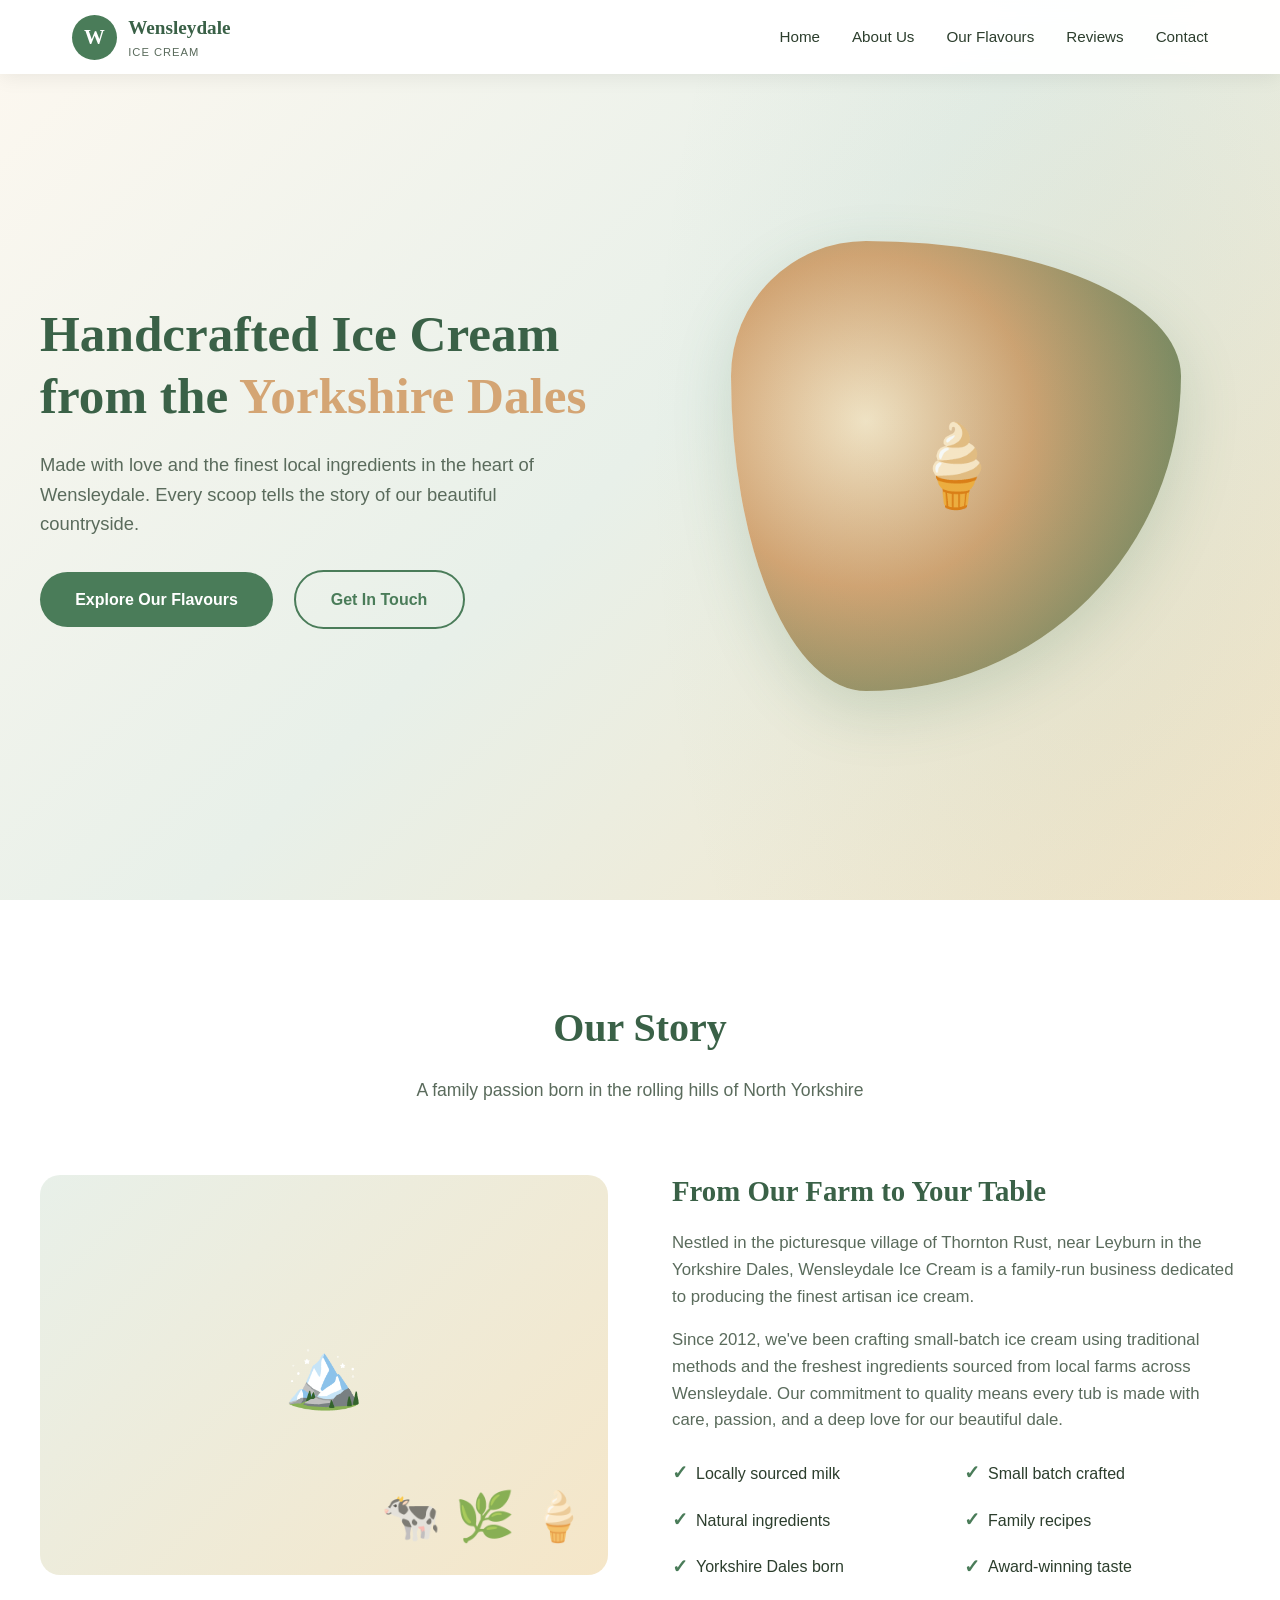
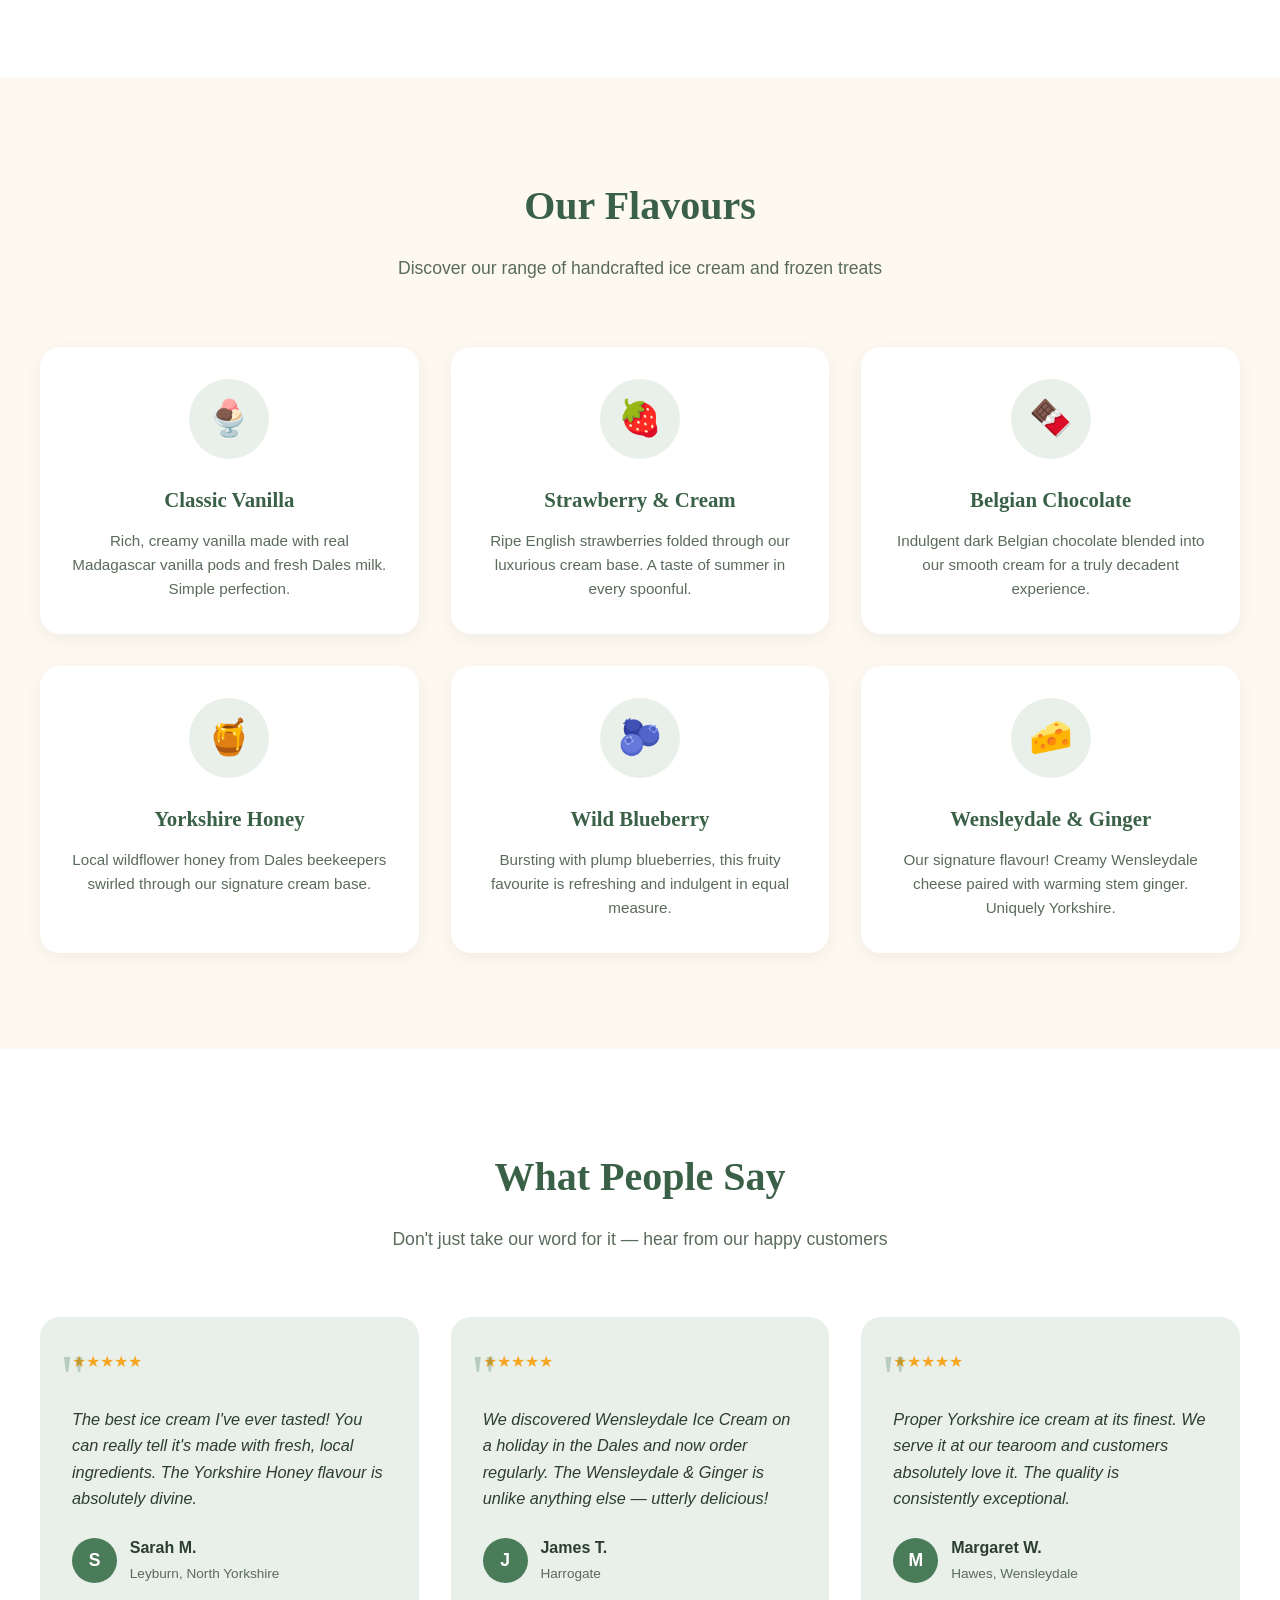
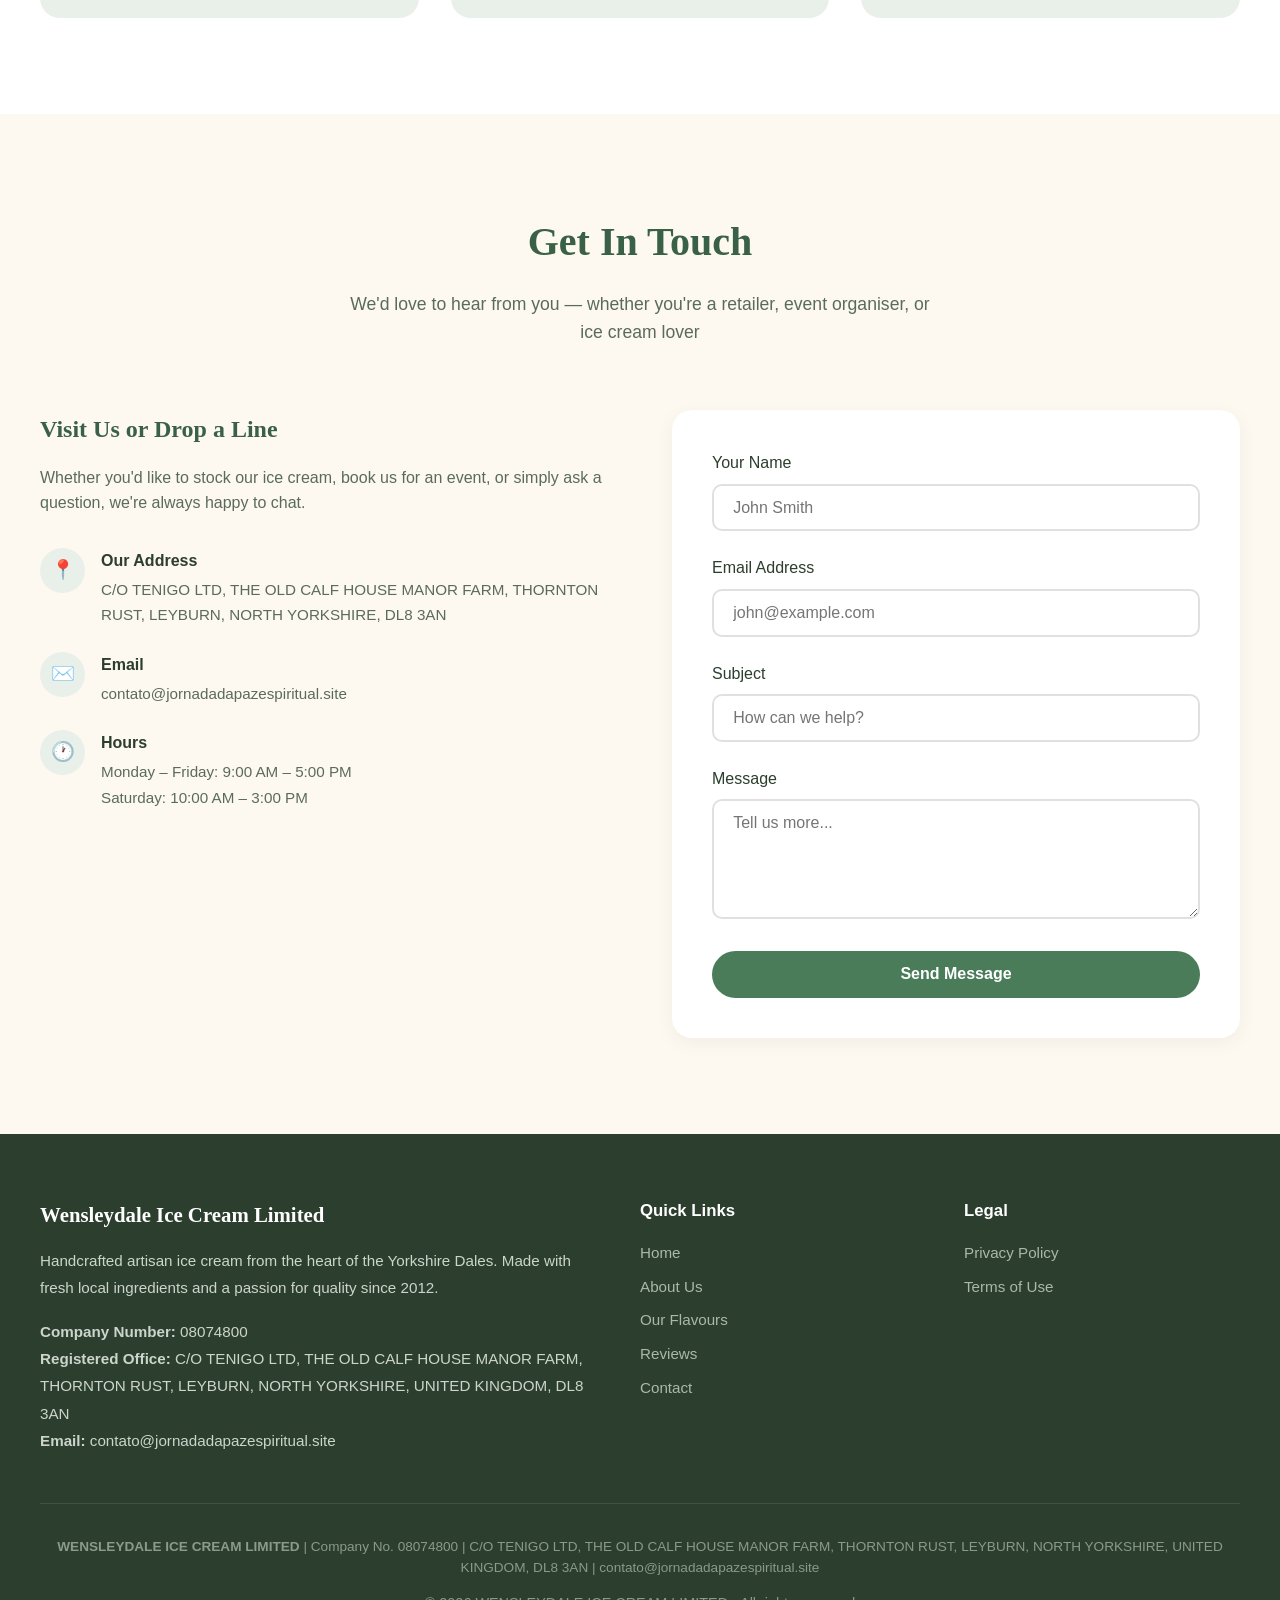
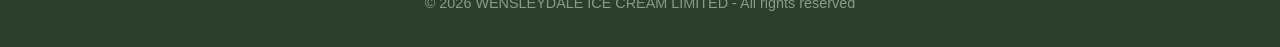
<file: index.html>
<!DOCTYPE html><html lang="en"><head><meta name="x-poe-datastore-behavior" content="local_only"><meta http-equiv="Content-Security-Policy" content="default-src 'self' 'unsafe-inline' 'unsafe-eval' data: blob: https://cdnjs.cloudflare.com https://cdn.jsdelivr.net https://code.jquery.com https://unpkg.com https://d3js.org https://threejs.org https://cdn.plot.ly https://stackpath.bootstrapcdn.com https://maps.googleapis.com https://cdn.tailwindcss.com https://ajax.googleapis.com https://kit.fontawesome.com https://cdn.datatables.net https://maxcdn.bootstrapcdn.com https://code.highcharts.com https://tako-static-assets-production.s3.amazonaws.com https://www.youtube.com https://fonts.googleapis.com https://fonts.gstatic.com https://pfst.cf2.poecdn.net https://puc.poecdn.net https://i.imgur.com https://wikimedia.org https://*.icons8.com https://*.giphy.com https://picsum.photos https://images.unsplash.com; frame-src 'self' https://www.youtube.com https://trytako.com; child-src 'self'; manifest-src 'self'; worker-src 'self'; upgrade-insecure-requests; block-all-mixed-content;">
    <meta charset="UTF-8">
    <meta name="viewport" content="width=device-width, initial-scale=1.0">
    <meta name="description" content="Wensleydale Ice Cream Limited - Handcrafted artisan ice cream from the heart of the Yorkshire Dales. Made with fresh local ingredients in Thornton Rust, Leyburn, North Yorkshire.">
    <meta name="keywords" content="Wensleydale Ice Cream, artisan ice cream, Yorkshire Dales, Leyburn, North Yorkshire, handmade ice cream, local dairy">
    <meta name="author" content="Wensleydale Ice Cream Limited">
    <meta name="geo.region" content="GB-NYK">
    <meta name="geo.placename" content="Thornton Rust, Leyburn, North Yorkshire">
    <title>Wensleydale Ice Cream Limited | Artisan Ice Cream from the Yorkshire Dales</title>
    <link rel="icon" type="image/svg+xml" href="data:image/svg+xml,&lt;svg xmlns='http://www.w3.org/2000/svg' viewBox='0 0 100 100'&gt;&lt;rect width='100' height='100' rx='15' fill='%234a7c59'/&gt;&lt;text x='50' y='68' font-size='55' font-family='Georgia,serif' font-weight='bold' fill='white' text-anchor='middle'&gt;W&lt;/text&gt;&lt;/svg&gt;">
    <style>
        * {
            margin: 0;
            padding: 0;
            box-sizing: border-box;
        }

        :root {
            --primary: #4a7c59;
            --primary-dark: #3a6147;
            --secondary: #f5e6c8;
            --accent: #d4a574;
            --text-dark: #2c3e2d;
            --text-light: #5a6b5c;
            --white: #ffffff;
            --cream: #fdf8f0;
            --light-green: #e8f0e9;
        }

        html {
            scroll-behavior: smooth;
        }

        body {
            font-family: 'Segoe UI', Tahoma, Geneva, Verdana, sans-serif;
            color: var(--text-dark);
            line-height: 1.6;
            overflow-x: hidden;
        }

        /* Navigation */
        .navbar {
            position: fixed;
            top: 0;
            width: 100%;
            background: rgba(255, 255, 255, 0.97);
            backdrop-filter: blur(10px);
            z-index: 1000;
            box-shadow: 0 2px 20px rgba(0,0,0,0.08);
            transition: all 0.3s ease;
        }

        .nav-container {
            max-width: 1200px;
            margin: 0 auto;
            padding: 0.8rem 2rem;
            display: flex;
            justify-content: space-between;
            align-items: center;
        }

        .logo {
            display: flex;
            align-items: center;
            gap: 0.7rem;
            text-decoration: none;
        }

        .logo-icon {
            width: 45px;
            height: 45px;
            background: var(--primary);
            border-radius: 50%;
            display: flex;
            align-items: center;
            justify-content: center;
            color: white;
            font-weight: bold;
            font-size: 1.3rem;
            font-family: Georgia, serif;
        }

        .logo-text {
            font-family: Georgia, serif;
            font-size: 1.2rem;
            color: var(--primary-dark);
            font-weight: 700;
        }

        .logo-text span {
            display: block;
            font-size: 0.7rem;
            color: var(--text-light);
            font-family: 'Segoe UI', sans-serif;
            font-weight: 400;
            letter-spacing: 1px;
            text-transform: uppercase;
        }

        .nav-links {
            display: flex;
            list-style: none;
            gap: 2rem;
            align-items: center;
        }

        .nav-links a {
            text-decoration: none;
            color: var(--text-dark);
            font-weight: 500;
            font-size: 0.95rem;
            transition: color 0.3s;
            position: relative;
        }

        .nav-links a:hover {
            color: var(--primary);
        }

        .nav-links a::after {
            content: '';
            position: absolute;
            bottom: -5px;
            left: 0;
            width: 0;
            height: 2px;
            background: var(--primary);
            transition: width 0.3s;
        }

        .nav-links a:hover::after {
            width: 100%;
        }

        .mobile-menu-btn {
            display: none;
            background: none;
            border: none;
            cursor: pointer;
            padding: 0.5rem;
        }

        .mobile-menu-btn span {
            display: block;
            width: 25px;
            height: 3px;
            background: var(--text-dark);
            margin: 5px 0;
            border-radius: 3px;
            transition: all 0.3s;
        }

        /* Hero Section */
        .hero {
            min-height: 100vh;
            display: flex;
            align-items: center;
            background: linear-gradient(135deg, var(--cream) 0%, var(--light-green) 50%, var(--secondary) 100%);
            padding: 6rem 2rem 4rem;
            position: relative;
            overflow: hidden;
        }

        .hero::before {
            content: '';
            position: absolute;
            top: -50%;
            right: -20%;
            width: 70%;
            height: 200%;
            background: radial-gradient(ellipse, rgba(74, 124, 89, 0.08) 0%, transparent 70%);
            pointer-events: none;
        }

        .hero-container {
            max-width: 1200px;
            margin: 0 auto;
            display: grid;
            grid-template-columns: 1fr 1fr;
            gap: 4rem;
            align-items: center;
        }

        .hero-content h1 {
            font-family: Georgia, serif;
            font-size: 3.2rem;
            color: var(--primary-dark);
            line-height: 1.2;
            margin-bottom: 1.5rem;
        }

        .hero-content h1 span {
            color: var(--accent);
        }

        .hero-content p {
            font-size: 1.15rem;
            color: var(--text-light);
            margin-bottom: 2rem;
            max-width: 500px;
        }

        .btn-primary {
            display: inline-block;
            background: var(--primary);
            color: white;
            padding: 0.9rem 2.2rem;
            border-radius: 50px;
            text-decoration: none;
            font-weight: 600;
            transition: all 0.3s;
            border: none;
            cursor: pointer;
            font-size: 1rem;
        }

        .btn-primary:hover {
            background: var(--primary-dark);
            transform: translateY(-2px);
            box-shadow: 0 8px 25px rgba(74, 124, 89, 0.3);
        }

        .btn-secondary {
            display: inline-block;
            background: transparent;
            color: var(--primary);
            padding: 0.9rem 2.2rem;
            border-radius: 50px;
            text-decoration: none;
            font-weight: 600;
            border: 2px solid var(--primary);
            margin-left: 1rem;
            transition: all 0.3s;
        }

        .btn-secondary:hover {
            background: var(--primary);
            color: white;
        }

        .hero-visual {
            display: flex;
            justify-content: center;
            align-items: center;
        }

        .hero-illustration {
            width: 100%;
            max-width: 450px;
            aspect-ratio: 1;
            background: radial-gradient(circle at 30% 40%, var(--secondary) 0%, var(--accent) 40%, var(--primary) 100%);
            border-radius: 30% 70% 70% 30% / 30% 30% 70% 70%;
            display: flex;
            align-items: center;
            justify-content: center;
            animation: morph 8s ease-in-out infinite;
            box-shadow: 0 20px 60px rgba(74, 124, 89, 0.2);
        }

        .hero-illustration-text {
            color: white;
            font-size: 5rem;
            text-align: center;
            line-height: 1.2;
        }

        @keyframes morph {
            0% { border-radius: 30% 70% 70% 30% / 30% 30% 70% 70%; }
            50% { border-radius: 70% 30% 30% 70% / 70% 70% 30% 30%; }
            100% { border-radius: 30% 70% 70% 30% / 30% 30% 70% 70%; }
        }

        /* About Section */
        .about {
            padding: 6rem 2rem;
            background: var(--white);
        }

        .section-container {
            max-width: 1200px;
            margin: 0 auto;
        }

        .section-header {
            text-align: center;
            margin-bottom: 4rem;
        }

        .section-header h2 {
            font-family: Georgia, serif;
            font-size: 2.5rem;
            color: var(--primary-dark);
            margin-bottom: 1rem;
        }

        .section-header p {
            font-size: 1.1rem;
            color: var(--text-light);
            max-width: 600px;
            margin: 0 auto;
        }

        .about-grid {
            display: grid;
            grid-template-columns: 1fr 1fr;
            gap: 4rem;
            align-items: center;
        }

        .about-image {
            width: 100%;
            height: 400px;
            background: linear-gradient(135deg, var(--light-green), var(--secondary));
            border-radius: 20px;
            display: flex;
            align-items: center;
            justify-content: center;
            font-size: 4rem;
            position: relative;
            overflow: hidden;
        }

        .about-image::after {
            content: '🐄 🌿 🍦';
            font-size: 3rem;
            position: absolute;
            bottom: 20px;
            right: 20px;
            opacity: 0.7;
        }

        .about-content h3 {
            font-family: Georgia, serif;
            font-size: 1.8rem;
            color: var(--primary-dark);
            margin-bottom: 1rem;
        }

        .about-content p {
            color: var(--text-light);
            margin-bottom: 1rem;
            font-size: 1.05rem;
        }

        .about-features {
            display: grid;
            grid-template-columns: 1fr 1fr;
            gap: 1rem;
            margin-top: 1.5rem;
        }

        .feature-item {
            display: flex;
            align-items: center;
            gap: 0.5rem;
            color: var(--text-dark);
            font-weight: 500;
        }

        .feature-item::before {
            content: '✓';
            color: var(--primary);
            font-weight: bold;
            font-size: 1.2rem;
        }

        /* Products Section */
        .products {
            padding: 6rem 2rem;
            background: var(--cream);
        }

        .products-grid {
            display: grid;
            grid-template-columns: repeat(auto-fit, minmax(280px, 1fr));
            gap: 2rem;
        }

        .product-card {
            background: white;
            border-radius: 20px;
            padding: 2rem;
            text-align: center;
            transition: all 0.3s;
            box-shadow: 0 5px 20px rgba(0,0,0,0.05);
        }

        .product-card:hover {
            transform: translateY(-8px);
            box-shadow: 0 15px 40px rgba(0,0,0,0.1);
        }

        .product-icon {
            width: 80px;
            height: 80px;
            background: var(--light-green);
            border-radius: 50%;
            display: flex;
            align-items: center;
            justify-content: center;
            margin: 0 auto 1.5rem;
            font-size: 2.2rem;
        }

        .product-card h3 {
            font-family: Georgia, serif;
            color: var(--primary-dark);
            font-size: 1.3rem;
            margin-bottom: 0.8rem;
        }

        .product-card p {
            color: var(--text-light);
            font-size: 0.95rem;
        }

        /* Testimonials */
        .testimonials {
            padding: 6rem 2rem;
            background: var(--white);
        }

        .testimonials-grid {
            display: grid;
            grid-template-columns: repeat(auto-fit, minmax(300px, 1fr));
            gap: 2rem;
        }

        .testimonial-card {
            background: var(--light-green);
            border-radius: 20px;
            padding: 2rem;
            position: relative;
        }

        .testimonial-card::before {
            content: '"';
            font-family: Georgia, serif;
            font-size: 4rem;
            color: var(--primary);
            opacity: 0.3;
            position: absolute;
            top: 10px;
            left: 20px;
        }

        .testimonial-text {
            font-style: italic;
            color: var(--text-dark);
            margin-bottom: 1.5rem;
            padding-top: 1.5rem;
            font-size: 1.02rem;
        }

        .testimonial-author {
            display: flex;
            align-items: center;
            gap: 0.8rem;
        }

        .author-avatar {
            width: 45px;
            height: 45px;
            background: var(--primary);
            border-radius: 50%;
            display: flex;
            align-items: center;
            justify-content: center;
            color: white;
            font-weight: bold;
            font-size: 1.1rem;
        }

        .author-info strong {
            color: var(--text-dark);
            display: block;
        }

        .author-info span {
            font-size: 0.85rem;
            color: var(--text-light);
        }

        .stars {
            color: #f5a623;
            margin-bottom: 0.5rem;
        }

        /* Contact Section */
        .contact {
            padding: 6rem 2rem;
            background: var(--cream);
        }

        .contact-grid {
            display: grid;
            grid-template-columns: 1fr 1fr;
            gap: 4rem;
        }

        .contact-info h3 {
            font-family: Georgia, serif;
            font-size: 1.5rem;
            color: var(--primary-dark);
            margin-bottom: 1rem;
        }

        .contact-info p {
            color: var(--text-light);
            margin-bottom: 2rem;
        }

        .contact-detail {
            display: flex;
            align-items: flex-start;
            gap: 1rem;
            margin-bottom: 1.5rem;
        }

        .contact-detail-icon {
            width: 45px;
            height: 45px;
            min-width: 45px;
            background: var(--light-green);
            border-radius: 50%;
            display: flex;
            align-items: center;
            justify-content: center;
            font-size: 1.2rem;
        }

        .contact-detail-text strong {
            color: var(--text-dark);
            display: block;
            margin-bottom: 0.2rem;
        }

        .contact-detail-text span {
            color: var(--text-light);
            font-size: 0.95rem;
        }

        .contact-form {
            background: white;
            border-radius: 20px;
            padding: 2.5rem;
            box-shadow: 0 5px 20px rgba(0,0,0,0.05);
        }

        .form-group {
            margin-bottom: 1.5rem;
        }

        .form-group label {
            display: block;
            margin-bottom: 0.5rem;
            color: var(--text-dark);
            font-weight: 500;
        }

        .form-group input,
        .form-group textarea {
            width: 100%;
            padding: 0.8rem 1.2rem;
            border: 2px solid #e0e0e0;
            border-radius: 10px;
            font-size: 1rem;
            transition: border-color 0.3s;
            font-family: inherit;
        }

        .form-group input:focus,
        .form-group textarea:focus {
            outline: none;
            border-color: var(--primary);
        }

        .form-group textarea {
            height: 120px;
            resize: vertical;
        }

        /* Footer */
        .footer {
            background: var(--text-dark);
            color: #ccd5cc;
            padding: 4rem 2rem 2rem;
        }

        .footer-grid {
            max-width: 1200px;
            margin: 0 auto;
            display: grid;
            grid-template-columns: 2fr 1fr 1fr;
            gap: 3rem;
            margin-bottom: 3rem;
        }

        .footer-about h3 {
            color: white;
            font-family: Georgia, serif;
            font-size: 1.3rem;
            margin-bottom: 1rem;
        }

        .footer-about p {
            font-size: 0.95rem;
            line-height: 1.8;
        }

        .footer-links h4 {
            color: white;
            margin-bottom: 1rem;
            font-size: 1.05rem;
        }

        .footer-links a {
            display: block;
            color: #aab8ab;
            text-decoration: none;
            margin-bottom: 0.6rem;
            font-size: 0.95rem;
            transition: color 0.3s;
        }

        .footer-links a:hover {
            color: white;
        }

        .footer-bottom {
            max-width: 1200px;
            margin: 0 auto;
            padding-top: 2rem;
            border-top: 1px solid rgba(255,255,255,0.1);
            text-align: center;
        }

        .footer-legal {
            font-size: 0.85rem;
            margin-bottom: 0.8rem;
            color: #8a9a8b;
        }

        .footer-legal a {
            color: #aab8ab;
            text-decoration: none;
        }

        .footer-legal a:hover {
            color: white;
        }

        .footer-copyright {
            font-size: 0.9rem;
            color: #8a9a8b;
        }

        /* Modal for Privacy/Terms */
        .modal-overlay {
            display: none;
            position: fixed;
            top: 0;
            left: 0;
            width: 100%;
            height: 100%;
            background: rgba(0,0,0,0.7);
            z-index: 10000;
            overflow-y: auto;
            padding: 2rem;
        }

        .modal-overlay.active {
            display: flex;
            align-items: flex-start;
            justify-content: center;
        }

        .modal-content {
            background: white;
            border-radius: 20px;
            padding: 3rem;
            max-width: 800px;
            width: 100%;
            margin: 2rem auto;
            position: relative;
        }

        .modal-close {
            position: absolute;
            top: 1.5rem;
            right: 1.5rem;
            background: none;
            border: none;
            font-size: 1.8rem;
            cursor: pointer;
            color: var(--text-light);
            width: 40px;
            height: 40px;
            display: flex;
            align-items: center;
            justify-content: center;
            border-radius: 50%;
            transition: background 0.3s;
        }

        .modal-close:hover {
            background: var(--light-green);
        }

        .modal-content h2 {
            font-family: Georgia, serif;
            color: var(--primary-dark);
            margin-bottom: 1.5rem;
            font-size: 1.8rem;
        }

        .modal-content h3 {
            color: var(--primary-dark);
            margin: 1.5rem 0 0.8rem;
            font-size: 1.2rem;
        }

        .modal-content p {
            color: var(--text-light);
            margin-bottom: 1rem;
            line-height: 1.7;
        }

        /* Mobile Responsive */
        @media (max-width: 968px) {
            .hero-container {
                grid-template-columns: 1fr;
                text-align: center;
            }

            .hero-content p {
                margin: 0 auto 2rem;
            }

            .hero-visual {
                order: -1;
            }

            .hero-illustration {
                max-width: 300px;
            }

            .hero-content h1 {
                font-size: 2.5rem;
            }

            .about-grid {
                grid-template-columns: 1fr;
            }

            .contact-grid {
                grid-template-columns: 1fr;
            }

            .footer-grid {
                grid-template-columns: 1fr;
            }
        }

        @media (max-width: 768px) {
            .nav-links {
                display: none;
                position: absolute;
                top: 100%;
                left: 0;
                width: 100%;
                background: white;
                flex-direction: column;
                padding: 2rem;
                gap: 1.5rem;
                box-shadow: 0 10px 30px rgba(0,0,0,0.1);
            }

            .nav-links.active {
                display: flex;
            }

            .mobile-menu-btn {
                display: block;
            }

            .hero-content h1 {
                font-size: 2rem;
            }

            .section-header h2 {
                font-size: 2rem;
            }

            .btn-secondary {
                margin-left: 0;
                margin-top: 1rem;
                display: inline-block;
            }

            .about-features {
                grid-template-columns: 1fr;
            }
        }

        /* Scrolled State */
        .navbar.scrolled {
            padding: 0.5rem 0;
            box-shadow: 0 4px 30px rgba(0,0,0,0.12);
        }
    </style>
</head>
<body>
    <!-- Navigation -->
    <nav class="navbar" id="navbar">
        <div class="nav-container">
            <a href="#" class="logo">
                <div class="logo-icon">W</div>
                <div class="logo-text">
                    Wensleydale
                    <span>Ice Cream</span>
                </div>
            </a>
            <ul class="nav-links" id="navLinks">
                <li><a href="#home">Home</a></li>
                <li><a href="#about">About Us</a></li>
                <li><a href="#products">Our Flavours</a></li>
                <li><a href="#testimonials">Reviews</a></li>
                <li><a href="#contact">Contact</a></li>
            </ul>
            <button class="mobile-menu-btn" id="mobileMenuBtn" aria-label="Toggle menu">
                <span></span>
                <span></span>
                <span></span>
            </button>
        </div>
    </nav>

    <!-- Hero Section -->
    <section class="hero" id="home">
        <div class="hero-container">
            <div class="hero-content">
                <h1>Handcrafted Ice Cream from the <span>Yorkshire Dales</span></h1>
                <p>Made with love and the finest local ingredients in the heart of Wensleydale. Every scoop tells the story of our beautiful countryside.</p>
                <a href="#products" class="btn-primary">Explore Our Flavours</a>
                <a href="#contact" class="btn-secondary">Get In Touch</a>
            </div>
            <div class="hero-visual">
                <div class="hero-illustration">
                    <div class="hero-illustration-text">🍦</div>
                </div>
            </div>
        </div>
    </section>

    <!-- About Section -->
    <section class="about" id="about">
        <div class="section-container">
            <div class="section-header">
                <h2>Our Story</h2>
                <p>A family passion born in the rolling hills of North Yorkshire</p>
            </div>
            <div class="about-grid">
                <div class="about-image">
                    🏔️
                </div>
                <div class="about-content">
                    <h3>From Our Farm to Your Table</h3>
                    <p>Nestled in the picturesque village of Thornton Rust, near Leyburn in the Yorkshire Dales, Wensleydale Ice Cream is a family-run business dedicated to producing the finest artisan ice cream.</p>
                    <p>Since 2012, we've been crafting small-batch ice cream using traditional methods and the freshest ingredients sourced from local farms across Wensleydale. Our commitment to quality means every tub is made with care, passion, and a deep love for our beautiful dale.</p>
                    <div class="about-features">
                        <div class="feature-item">Locally sourced milk</div>
                        <div class="feature-item">Small batch crafted</div>
                        <div class="feature-item">Natural ingredients</div>
                        <div class="feature-item">Family recipes</div>
                        <div class="feature-item">Yorkshire Dales born</div>
                        <div class="feature-item">Award-winning taste</div>
                    </div>
                </div>
            </div>
        </div>
    </section>

    <!-- Products Section -->
    <section class="products" id="products">
        <div class="section-container">
            <div class="section-header">
                <h2>Our Flavours</h2>
                <p>Discover our range of handcrafted ice cream and frozen treats</p>
            </div>
            <div class="products-grid">
                <div class="product-card">
                    <div class="product-icon">🍨</div>
                    <h3>Classic Vanilla</h3>
                    <p>Rich, creamy vanilla made with real Madagascar vanilla pods and fresh Dales milk. Simple perfection.</p>
                </div>
                <div class="product-card">
                    <div class="product-icon">🍓</div>
                    <h3>Strawberry &amp; Cream</h3>
                    <p>Ripe English strawberries folded through our luxurious cream base. A taste of summer in every spoonful.</p>
                </div>
                <div class="product-card">
                    <div class="product-icon">🍫</div>
                    <h3>Belgian Chocolate</h3>
                    <p>Indulgent dark Belgian chocolate blended into our smooth cream for a truly decadent experience.</p>
                </div>
                <div class="product-card">
                    <div class="product-icon">🍯</div>
                    <h3>Yorkshire Honey</h3>
                    <p>Local wildflower honey from Dales beekeepers swirled through our signature cream base.</p>
                </div>
                <div class="product-card">
                    <div class="product-icon">🫐</div>
                    <h3>Wild Blueberry</h3>
                    <p>Bursting with plump blueberries, this fruity favourite is refreshing and indulgent in equal measure.</p>
                </div>
                <div class="product-card">
                    <div class="product-icon">🧀</div>
                    <h3>Wensleydale &amp; Ginger</h3>
                    <p>Our signature flavour! Creamy Wensleydale cheese paired with warming stem ginger. Uniquely Yorkshire.</p>
                </div>
            </div>
        </div>
    </section>

    <!-- Testimonials Section -->
    <section class="testimonials" id="testimonials">
        <div class="section-container">
            <div class="section-header">
                <h2>What People Say</h2>
                <p>Don't just take our word for it — hear from our happy customers</p>
            </div>
            <div class="testimonials-grid">
                <div class="testimonial-card">
                    <div class="stars">★★★★★</div>
                    <p class="testimonial-text">The best ice cream I've ever tasted! You can really tell it's made with fresh, local ingredients. The Yorkshire Honey flavour is absolutely divine.</p>
                    <div class="testimonial-author">
                        <div class="author-avatar">S</div>
                        <div class="author-info">
                            <strong>Sarah M.</strong>
                            <span>Leyburn, North Yorkshire</span>
                        </div>
                    </div>
                </div>
                <div class="testimonial-card">
                    <div class="stars">★★★★★</div>
                    <p class="testimonial-text">We discovered Wensleydale Ice Cream on a holiday in the Dales and now order regularly. The Wensleydale &amp; Ginger is unlike anything else — utterly delicious!</p>
                    <div class="testimonial-author">
                        <div class="author-avatar">J</div>
                        <div class="author-info">
                            <strong>James T.</strong>
                            <span>Harrogate</span>
                        </div>
                    </div>
                </div>
                <div class="testimonial-card">
                    <div class="stars">★★★★★</div>
                    <p class="testimonial-text">Proper Yorkshire ice cream at its finest. We serve it at our tearoom and customers absolutely love it. The quality is consistently exceptional.</p>
                    <div class="testimonial-author">
                        <div class="author-avatar">M</div>
                        <div class="author-info">
                            <strong>Margaret W.</strong>
                            <span>Hawes, Wensleydale</span>
                        </div>
                    </div>
                </div>
            </div>
        </div>
    </section>

    <!-- Contact Section -->
    <section class="contact" id="contact">
        <div class="section-container">
            <div class="section-header">
                <h2>Get In Touch</h2>
                <p>We'd love to hear from you — whether you're a retailer, event organiser, or ice cream lover</p>
            </div>
            <div class="contact-grid">
                <div class="contact-info">
                    <h3>Visit Us or Drop a Line</h3>
                    <p>Whether you'd like to stock our ice cream, book us for an event, or simply ask a question, we're always happy to chat.</p>
                    <div class="contact-detail">
                        <div class="contact-detail-icon">📍</div>
                        <div class="contact-detail-text">
                            <strong>Our Address</strong>
                            <span>C/O TENIGO LTD, THE OLD CALF HOUSE MANOR FARM, THORNTON RUST, LEYBURN, NORTH YORKSHIRE, DL8 3AN</span>
                        </div>
                    </div>
                    <div class="contact-detail">
                        <div class="contact-detail-icon">✉️</div>
                        <div class="contact-detail-text">
                            <strong>Email</strong>
                            <span>contato@jornadadapazespiritual.site</span>
                        </div>
                    </div>
                    <div class="contact-detail">
                        <div class="contact-detail-icon">🕐</div>
                        <div class="contact-detail-text">
                            <strong>Hours</strong>
                            <span>Monday – Friday: 9:00 AM – 5:00 PM<br>Saturday: 10:00 AM – 3:00 PM</span>
                        </div>
                    </div>
                </div>
                <div class="contact-form">
                    <form id="contactForm">
                        <div class="form-group">
                            <label for="name">Your Name</label>
                            <input type="text" id="name" name="name" placeholder="John Smith" required="">
                        </div>
                        <div class="form-group">
                            <label for="email">Email Address</label>
                            <input type="email" id="email" name="email" placeholder="john@example.com" required="">
                        </div>
                        <div class="form-group">
                            <label for="subject">Subject</label>
                            <input type="text" id="subject" name="subject" placeholder="How can we help?">
                        </div>
                        <div class="form-group">
                            <label for="message">Message</label>
                            <textarea id="message" name="message" placeholder="Tell us more..." required=""></textarea>
                        </div>
                        <button type="submit" class="btn-primary" style="width:100%;">Send Message</button>
                    </form>
                    <div id="formSuccess" style="display:none; text-align:center; padding:2rem;">
                        <div style="font-size:3rem; margin-bottom:1rem;">✓</div>
                        <h3 style="color:var(--primary-dark); margin-bottom:0.5rem;">Message Sent!</h3>
                        <p style="color:var(--text-light);">Thank you for getting in touch. We'll get back to you shortly.</p>
                    </div>
                </div>
            </div>
        </div>
    </section>

    <!-- Footer -->
    <footer class="footer">
        <div class="footer-grid">
            <div class="footer-about">
                <h3>Wensleydale Ice Cream Limited</h3>
                <p>
                    Handcrafted artisan ice cream from the heart of the Yorkshire Dales. Made with fresh local ingredients and a passion for quality since 2012.
                </p>
                <p style="margin-top:1rem;">
                    <strong>Company Number:</strong> 08074800<br>
                    <strong>Registered Office:</strong> C/O TENIGO LTD, THE OLD CALF HOUSE MANOR FARM, THORNTON RUST, LEYBURN, NORTH YORKSHIRE, UNITED KINGDOM, DL8 3AN<br>
                    <strong>Email:</strong> contato@jornadadapazespiritual.site
                </p>
            </div>
            <div class="footer-links">
                <h4>Quick Links</h4>
                <a href="#home">Home</a>
                <a href="#about">About Us</a>
                <a href="#products">Our Flavours</a>
                <a href="#testimonials">Reviews</a>
                <a href="#contact">Contact</a>
            </div>
            <div class="footer-links">
                <h4>Legal</h4>
                <a href="#" onclick="openModal('privacy'); return false;">Privacy Policy</a>
                <a href="#" onclick="openModal('terms'); return false;">Terms of Use</a>
            </div>
        </div>
        <div class="footer-bottom">
            <p class="footer-legal">
                <strong>WENSLEYDALE ICE CREAM LIMITED</strong> | Company No. 08074800 | C/O TENIGO LTD, THE OLD CALF HOUSE MANOR FARM, THORNTON RUST, LEYBURN, NORTH YORKSHIRE, UNITED KINGDOM, DL8 3AN | contato@jornadadapazespiritual.site
            </p>
            <p class="footer-copyright">© 2026 WENSLEYDALE ICE CREAM LIMITED - All rights reserved</p>
        </div>
    </footer>

    <!-- Privacy Policy Modal -->
    <div class="modal-overlay" id="privacyModal">
        <div class="modal-content">
            <button class="modal-close" onclick="closeModal('privacy')">×</button>
            <h2>Privacy Policy</h2>
            <p><strong>Last updated:</strong> January 2026</p>
            <p><strong>WENSLEYDALE ICE CREAM LIMITED</strong> (Company No. 08074800), registered at C/O TENIGO LTD, THE OLD CALF HOUSE MANOR FARM, THORNTON RUST, LEYBURN, NORTH YORKSHIRE, UNITED KINGDOM, DL8 3AN ("we", "us", "our") is committed to protecting your privacy.</p>

            <h3>1. Information We Collect</h3>
            <p>We may collect personal information that you voluntarily provide to us when you contact us through our website, including your name, email address, and any message content you submit through our contact form.</p>

            <h3>2. How We Use Your Information</h3>
            <p>We use the information we collect to respond to your enquiries, provide customer service, send you information about our products and services (only with your consent), and improve our website and offerings.</p>

            <h3>3. Data Storage and Security</h3>
            <p>We implement appropriate technical and organisational measures to protect your personal data against unauthorised access, alteration, disclosure, or destruction. Your data is stored securely within the United Kingdom.</p>

            <h3>4. Sharing Your Information</h3>
            <p>We do not sell, trade, or otherwise transfer your personal information to third parties. This does not include trusted service providers who assist us in operating our business, provided they agree to keep your information confidential.</p>

            <h3>5. Cookies</h3>
            <p>Our website may use cookies to enhance your browsing experience. You can choose to disable cookies through your browser settings, though this may affect your experience on our site.</p>

            <h3>6. Your Rights</h3>
            <p>Under the UK General Data Protection Regulation (UK GDPR), you have the right to access, rectify, erase, or restrict the processing of your personal data. You may also request data portability or object to processing.</p>

            <h3>7. Contact Us</h3>
            <p>If you have any questions about this Privacy Policy, please contact us at:<br>
            <strong>WENSLEYDALE ICE CREAM LIMITED</strong><br>
            C/O TENIGO LTD, THE OLD CALF HOUSE MANOR FARM, THORNTON RUST, LEYBURN, NORTH YORKSHIRE, UNITED KINGDOM, DL8 3AN<br>
            Email: contato@jornadadapazespiritual.site</p>
        </div>
    </div>

    <!-- Terms of Use Modal -->
    <div class="modal-overlay" id="termsModal">
        <div class="modal-content">
            <button class="modal-close" onclick="closeModal('terms')">×</button>
            <h2>Terms of Use</h2>
            <p><strong>Last updated:</strong> January 2026</p>
            <p>These Terms of Use govern your use of the website operated by <strong>WENSLEYDALE ICE CREAM LIMITED</strong> (Company No. 08074800), registered at C/O TENIGO LTD, THE OLD CALF HOUSE MANOR FARM, THORNTON RUST, LEYBURN, NORTH YORKSHIRE, UNITED KINGDOM, DL8 3AN.</p>

            <h3>1. Acceptance of Terms</h3>
            <p>By accessing and using this website, you accept and agree to be bound by these Terms of Use. If you do not agree with any part of these terms, you should not use this website.</p>

            <h3>2. Use of Website</h3>
            <p>This website is provided for informational purposes about our products and services. You agree to use the website only for lawful purposes and in a manner that does not infringe upon the rights of others.</p>

            <h3>3. Intellectual Property</h3>
            <p>All content on this website, including text, images, logos, and design, is the property of WENSLEYDALE ICE CREAM LIMITED and is protected by United Kingdom intellectual property laws. You may not reproduce, distribute, or create derivative works without our express written permission.</p>

            <h3>4. Product Information</h3>
            <p>While we strive to ensure that all product descriptions and information on our website are accurate, we do not warrant that such information is complete, reliable, or error-free. Flavour availability may vary.</p>

            <h3>5. Limitation of Liability</h3>
            <p>WENSLEYDALE ICE CREAM LIMITED shall not be liable for any indirect, incidental, or consequential damages arising from your use of this website. Our total liability shall not exceed the amount paid by you, if any, for accessing this site.</p>

            <h3>6. Governing Law</h3>
            <p>These Terms of Use are governed by and construed in accordance with the laws of England and Wales. Any disputes shall be subject to the exclusive jurisdiction of the courts of England and Wales.</p>

            <h3>7. Changes to Terms</h3>
            <p>We reserve the right to modify these Terms of Use at any time. Changes will be effective immediately upon posting to this website. Your continued use of the website constitutes acceptance of any modified terms.</p>

            <h3>8. Contact</h3>
            <p>For any questions regarding these Terms of Use, please contact:<br>
            <strong>WENSLEYDALE ICE CREAM LIMITED</strong><br>
            C/O TENIGO LTD, THE OLD CALF HOUSE MANOR FARM, THORNTON RUST, LEYBURN, NORTH YORKSHIRE, UNITED KINGDOM, DL8 3AN<br>
            Email: contato@jornadadapazespiritual.site</p>
        </div>
    </div>

    <script>
        // Mobile Menu Toggle
        const mobileMenuBtn = document.getElementById('mobileMenuBtn');
        const navLinks = document.getElementById('navLinks');

        mobileMenuBtn.addEventListener('click', () => {
            navLinks.classList.toggle('active');
        });

        // Close mobile menu when clicking a link
        document.querySelectorAll('.nav-links a').forEach(link => {
            link.addEventListener('click', () => {
                navLinks.classList.remove('active');
            });
        });

        // Navbar scroll effect
        window.addEventListener('scroll', () => {
            const navbar = document.getElementById('navbar');
            if (window.scrollY > 50) {
                navbar.classList.add('scrolled');
            } else {
                navbar.classList.remove('scrolled');
            }
        });

        // Contact Form
        const contactForm = document.getElementById('contactForm');
        const formSuccess = document.getElementById('formSuccess');

        contactForm.addEventListener('submit', (e) => {
            e.preventDefault();
            contactForm.style.display = 'none';
            formSuccess.style.display = 'block';
            setTimeout(() => {
                contactForm.style.display = 'block';
                formSuccess.style.display = 'none';
                contactForm.reset();
            }, 4000);
        });

        // Modal Functions
        function openModal(type) {
            if (type === 'privacy') {
                document.getElementById('privacyModal').classList.add('active');
            } else if (type === 'terms') {
                document.getElementById('termsModal').classList.add('active');
            }
            document.body.style.overflow = 'hidden';
        }

        function closeModal(type) {
            if (type === 'privacy') {
                document.getElementById('privacyModal').classList.remove('active');
            } else if (type === 'terms') {
                document.getElementById('termsModal').classList.remove('active');
            }
            document.body.style.overflow = '';
        }

        // Close modal when clicking overlay
        document.querySelectorAll('.modal-overlay').forEach(modal => {
            modal.addEventListener('click', (e) => {
                if (e.target === modal) {
                    modal.classList.remove('active');
                    document.body.style.overflow = '';
                }
            });
        });

        // Smooth reveal on scroll
        const observerOptions = {
            threshold: 0.1,
            rootMargin: '0px 0px -50px 0px'
        };

        const observer = new IntersectionObserver((entries) => {
            entries.forEach(entry => {
                if (entry.isIntersecting) {
                    entry.target.style.opacity = '1';
                    entry.target.style.transform = 'translateY(0)';
                }
            });
        }, observerOptions);

        document.querySelectorAll('.product-card, .testimonial-card').forEach(el => {
            el.style.opacity = '0';
            el.style.transform = 'translateY(20px)';
            el.style.transition = 'opacity 0.6s ease, transform 0.6s ease';
            observer.observe(el);
        });
    </script>


</body></html>
</file>
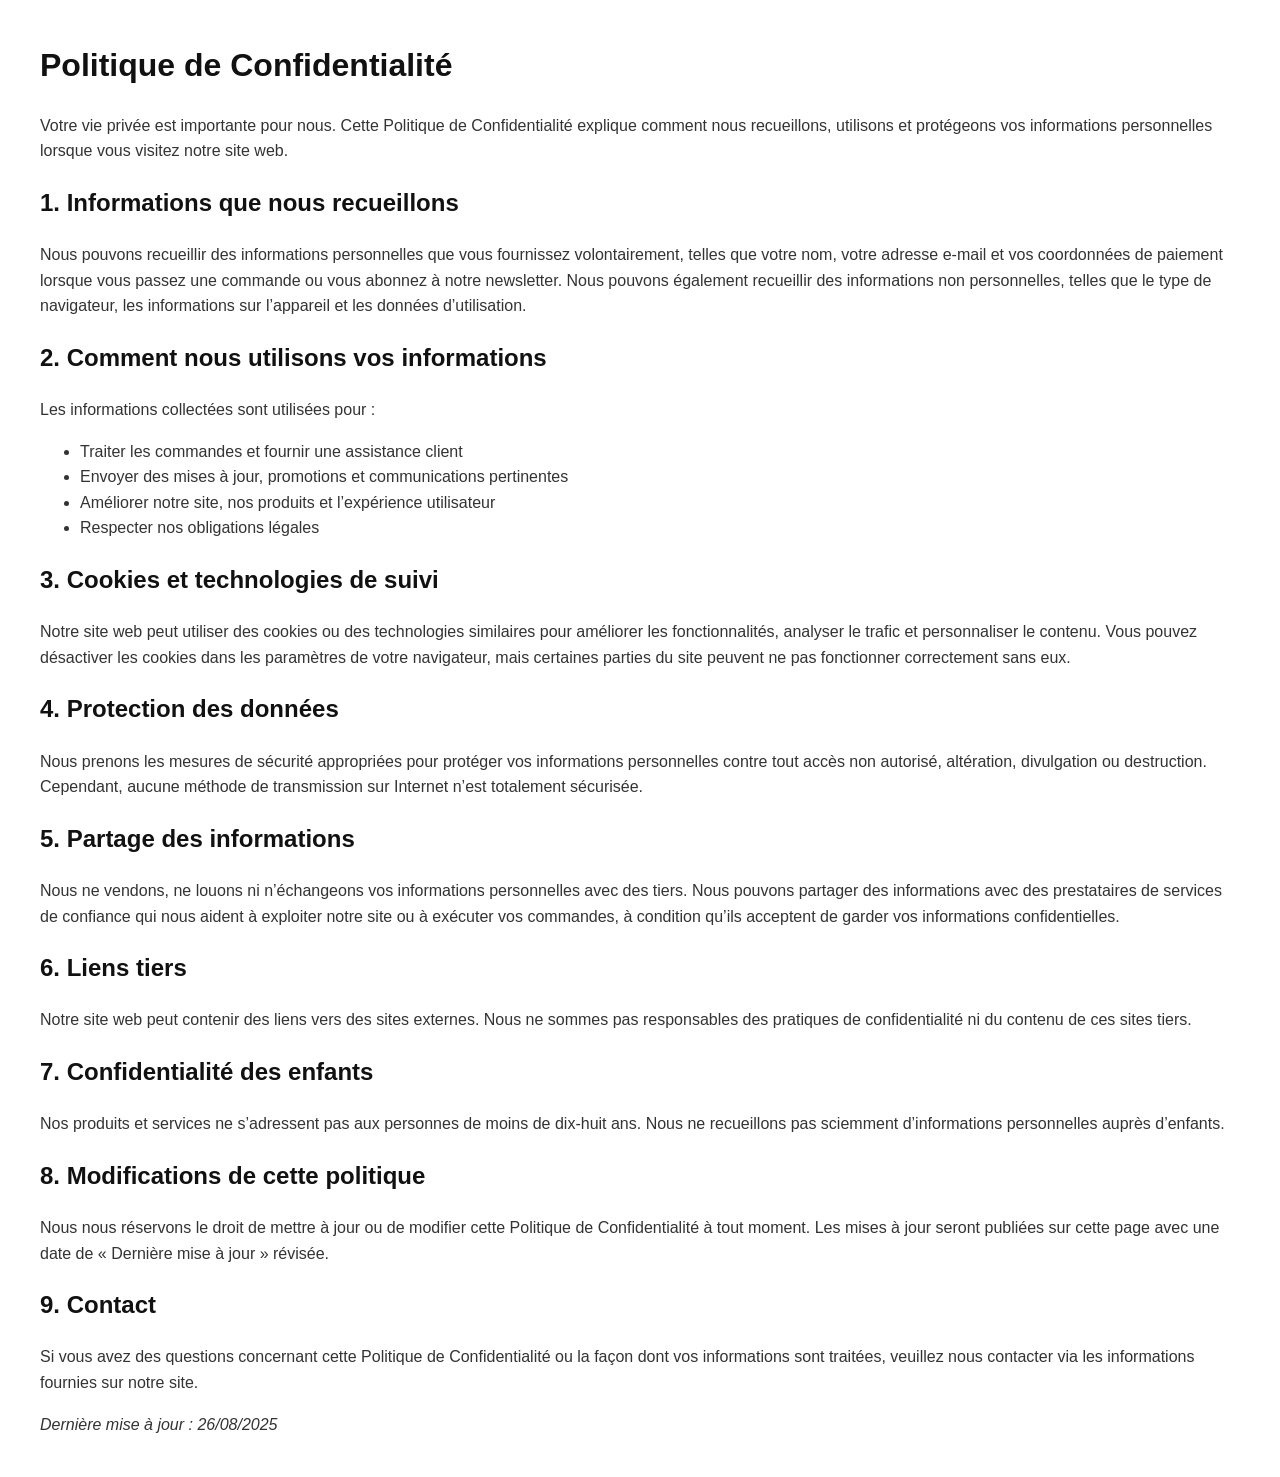
<file: politique/index.html>
<!DOCTYPE html>
<html lang="fr">

<head>
  <meta charset="UTF-8">
  <meta name="viewport" content="width=device-width, initial-scale=1.0">
  <title>Politique de Confidentialité</title>
  <style>
    body {
      background-color: #ffffff;
      font-family: Arial, sans-serif;
      line-height: 1.6;
      margin: 40px;
      color: #333;
    }

    h1,
    h2 {
      color: #111;
    }
  </style>
</head>

<body>
  <h1>Politique de Confidentialité</h1>
  <p>Votre vie privée est importante pour nous. Cette Politique de Confidentialité explique comment nous recueillons, utilisons et protégeons vos informations personnelles lorsque vous visitez notre site web.</p>

  <h2>1. Informations que nous recueillons</h2>
  <p>Nous pouvons recueillir des informations personnelles que vous fournissez volontairement, telles que votre nom, votre adresse e-mail et vos coordonnées de paiement lorsque vous passez une commande ou vous abonnez à notre newsletter. Nous pouvons également recueillir des informations non personnelles, telles que le type de navigateur, les informations sur l’appareil et les données d’utilisation.</p>

  <h2>2. Comment nous utilisons vos informations</h2>
  <p>Les informations collectées sont utilisées pour :</p>
  <ul>
    <li>Traiter les commandes et fournir une assistance client</li>
    <li>Envoyer des mises à jour, promotions et communications pertinentes</li>
    <li>Améliorer notre site, nos produits et l’expérience utilisateur</li>
    <li>Respecter nos obligations légales</li>
  </ul>

  <h2>3. Cookies et technologies de suivi</h2>
  <p>Notre site web peut utiliser des cookies ou des technologies similaires pour améliorer les fonctionnalités, analyser le trafic et personnaliser le contenu. Vous pouvez désactiver les cookies dans les paramètres de votre navigateur, mais certaines parties du site peuvent ne pas fonctionner correctement sans eux.</p>

  <h2>4. Protection des données</h2>
  <p>Nous prenons les mesures de sécurité appropriées pour protéger vos informations personnelles contre tout accès non autorisé, altération, divulgation ou destruction. Cependant, aucune méthode de transmission sur Internet n’est totalement sécurisée.</p>

  <h2>5. Partage des informations</h2>
  <p>Nous ne vendons, ne louons ni n’échangeons vos informations personnelles avec des tiers. Nous pouvons partager des informations avec des prestataires de services de confiance qui nous aident à exploiter notre site ou à exécuter vos commandes, à condition qu’ils acceptent de garder vos informations confidentielles.</p>

  <h2>6. Liens tiers</h2>
  <p>Notre site web peut contenir des liens vers des sites externes. Nous ne sommes pas responsables des pratiques de confidentialité ni du contenu de ces sites tiers.</p>

  <h2>7. Confidentialité des enfants</h2>
  <p>Nos produits et services ne s’adressent pas aux personnes de moins de dix-huit ans. Nous ne recueillons pas sciemment d’informations personnelles auprès d’enfants.</p>

  <h2>8. Modifications de cette politique</h2>
  <p>Nous nous réservons le droit de mettre à jour ou de modifier cette Politique de Confidentialité à tout moment. Les mises à jour seront publiées sur cette page avec une date de « Dernière mise à jour » révisée.</p>

  <h2>9. Contact</h2>
  <p>Si vous avez des questions concernant cette Politique de Confidentialité ou la façon dont vos informations sont traitées, veuillez nous contacter via les informations fournies sur notre site.</p>

  <p><em>Dernière mise à jour : 26/08/2025</em></p>
</body>

</html>
</file>
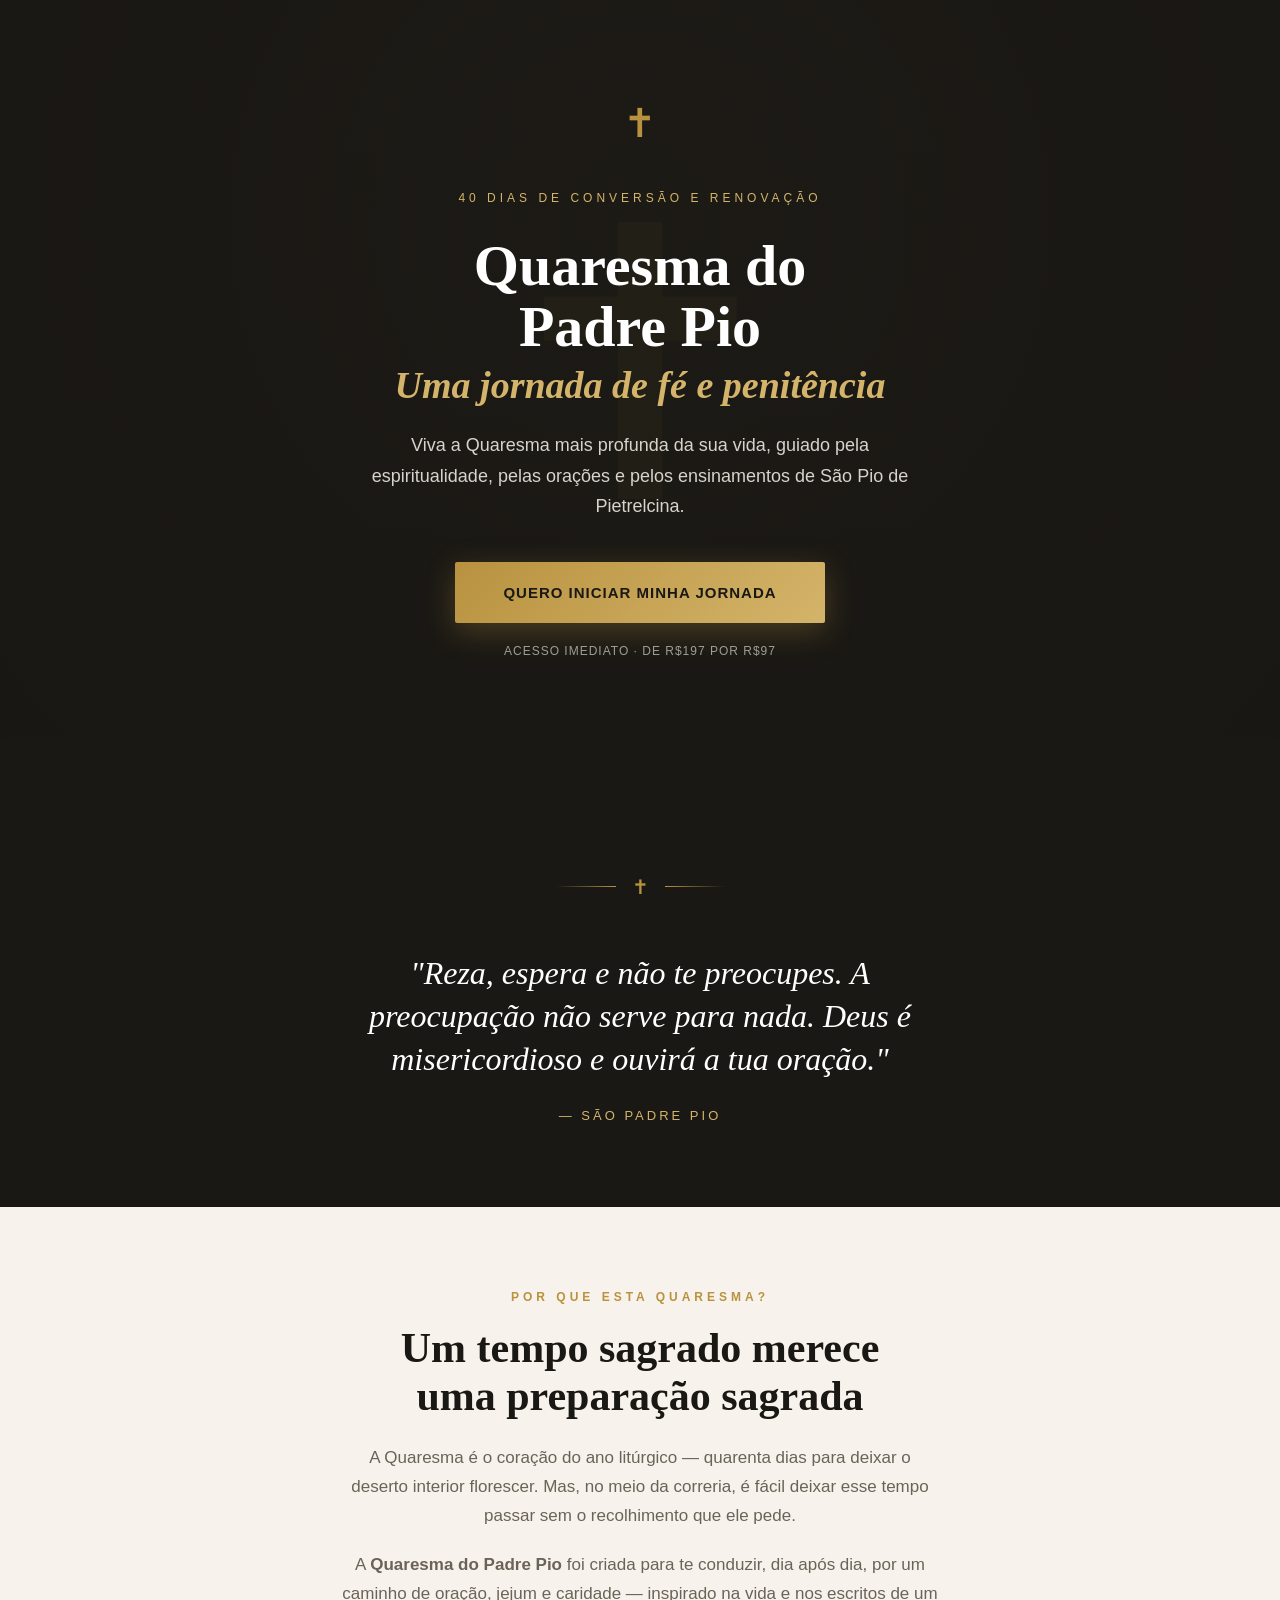
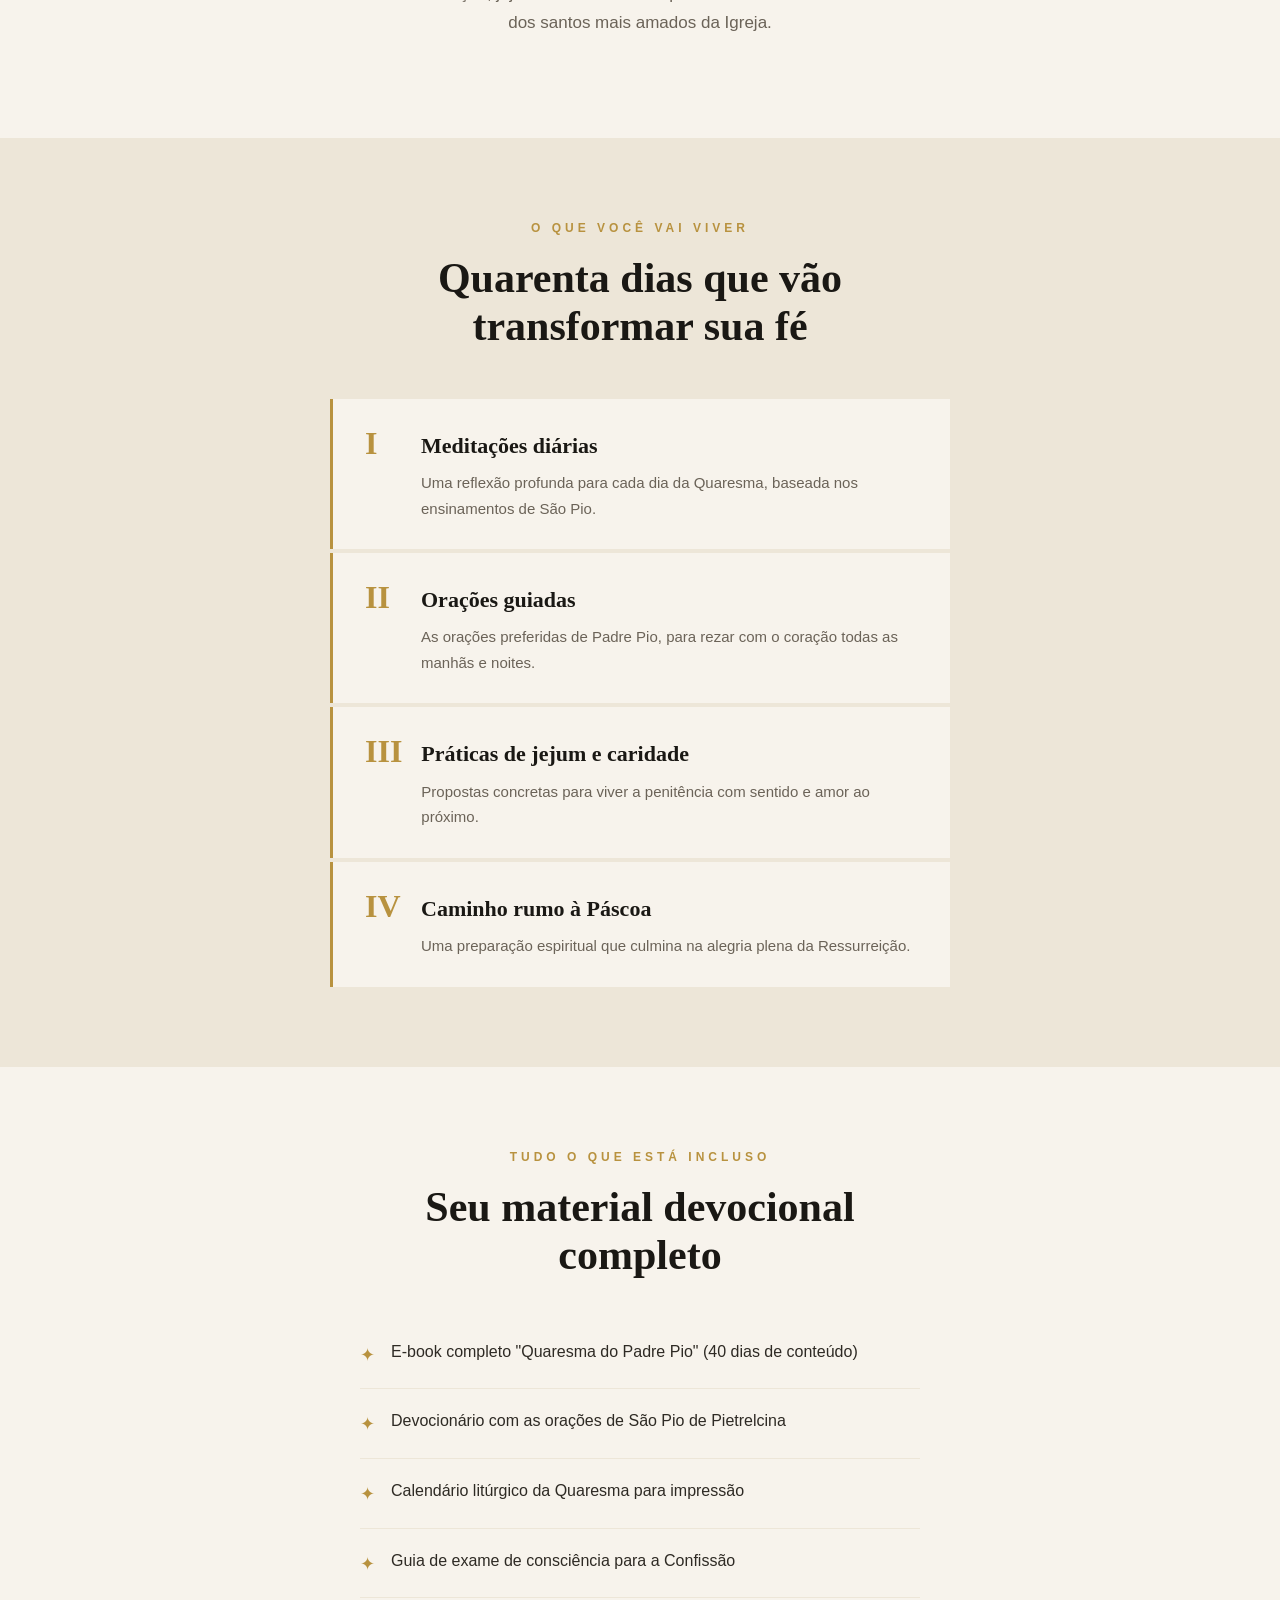
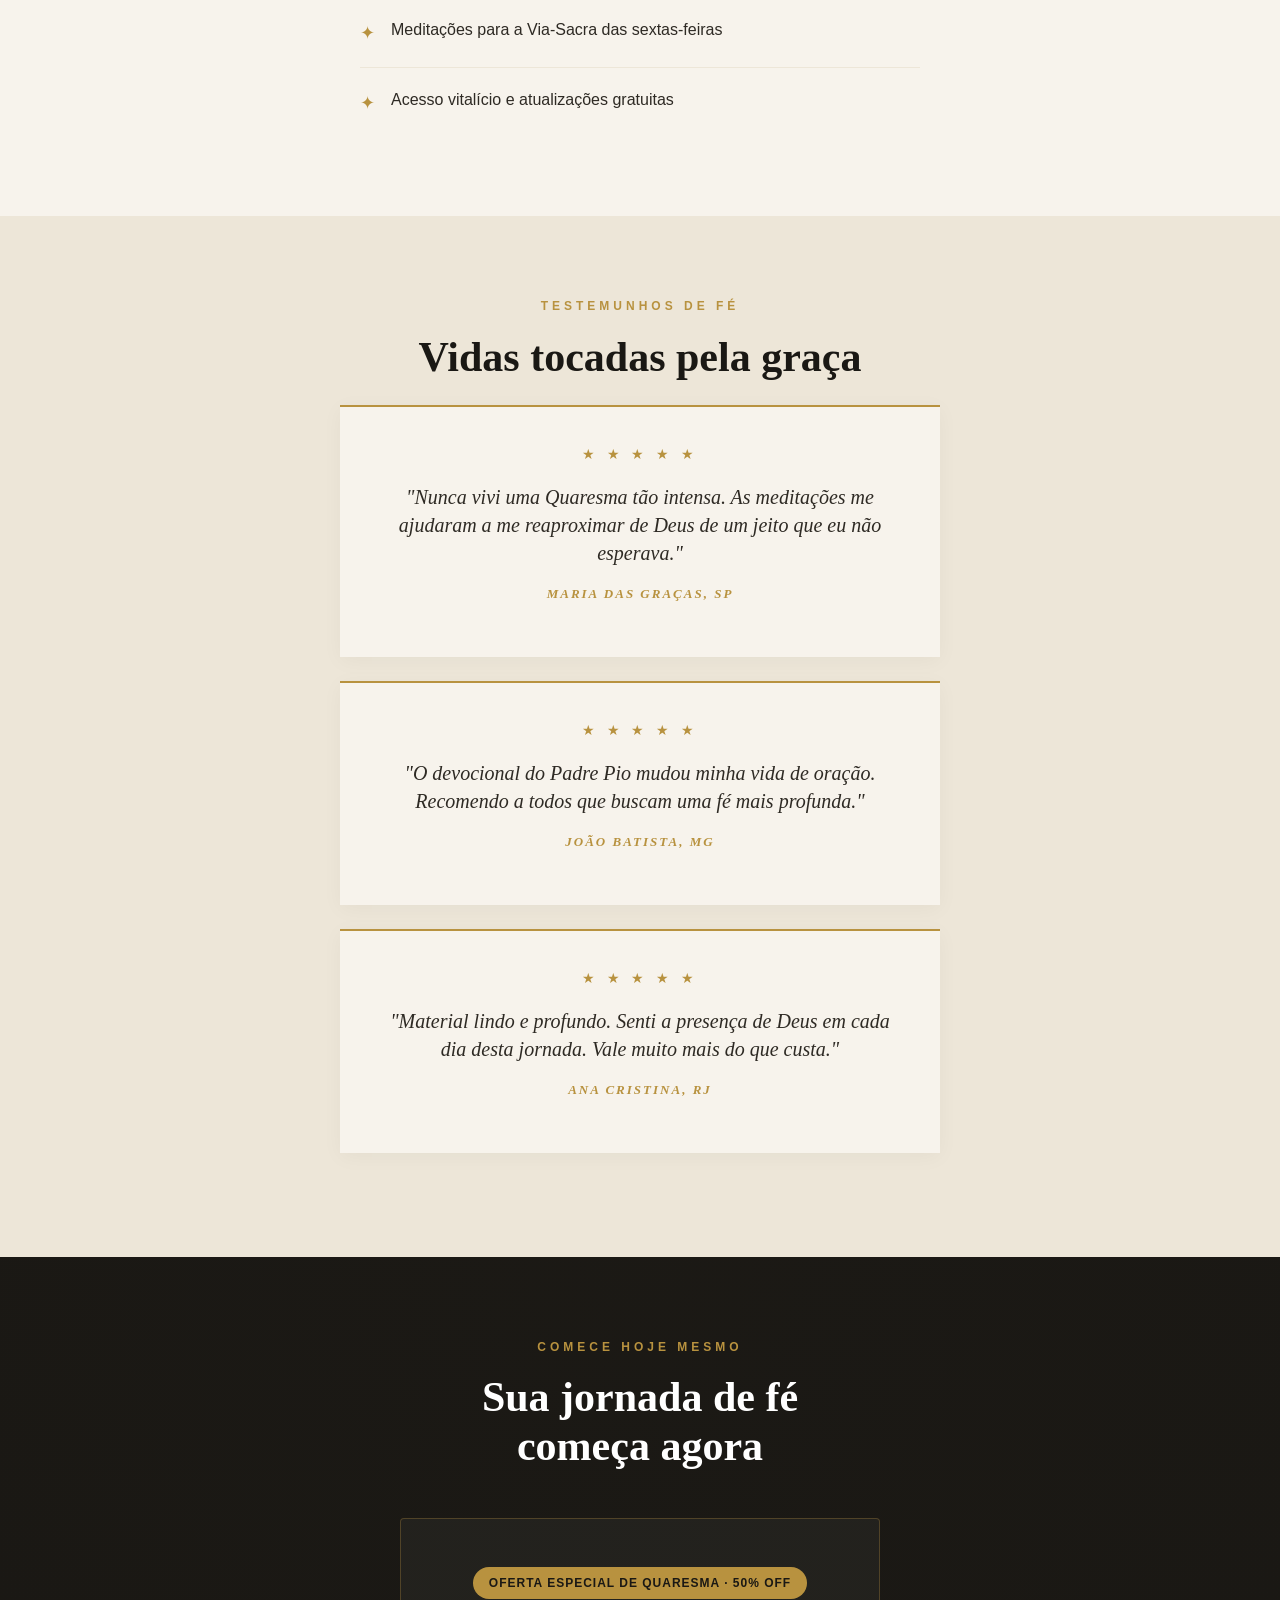
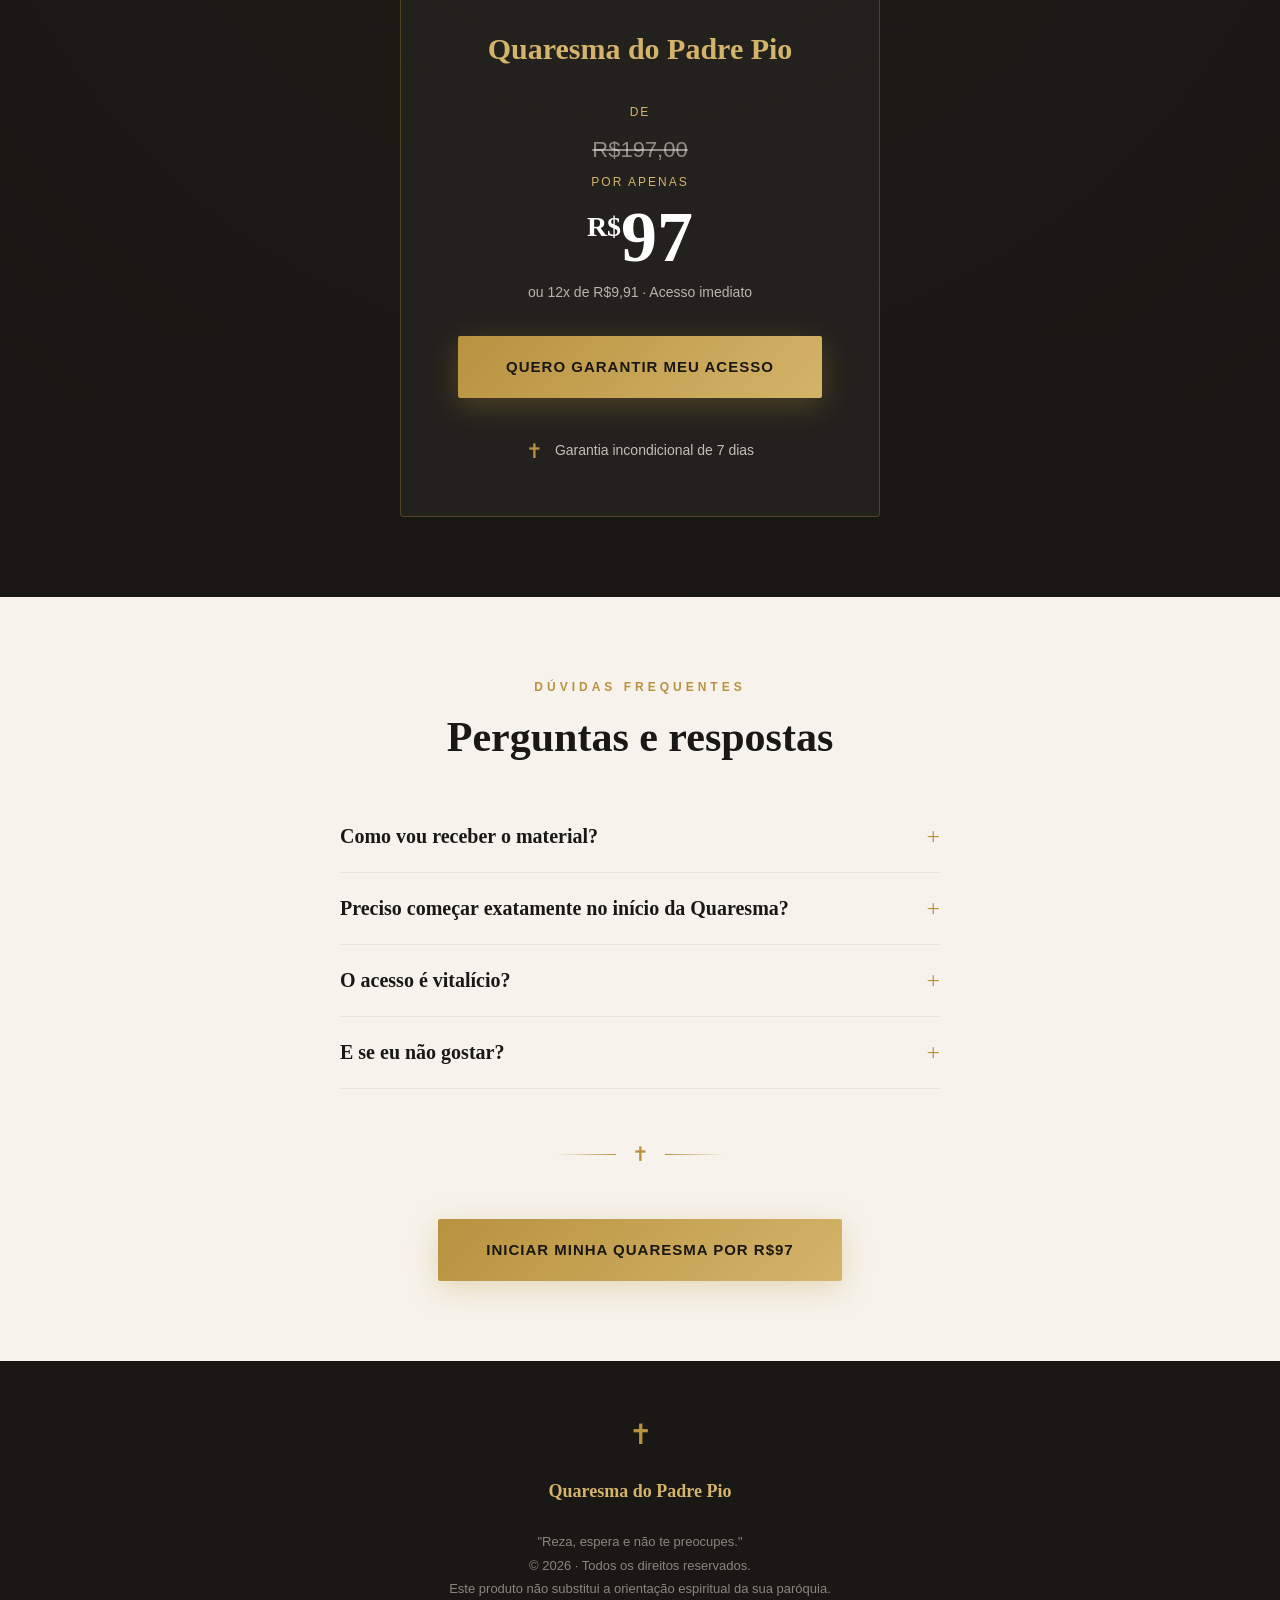
<file: qppw/index.html>
<!DOCTYPE html><html lang="pt-BR"><head><meta name="x-poe-datastore-behavior" content="local_only"><meta http-equiv="Content-Security-Policy" content="default-src 'self' 'unsafe-inline' 'unsafe-eval' data: blob: https://cdnjs.cloudflare.com https://cdn.jsdelivr.net https://code.jquery.com https://unpkg.com https://d3js.org https://threejs.org https://cdn.plot.ly https://stackpath.bootstrapcdn.com https://maps.googleapis.com https://cdn.tailwindcss.com https://ajax.googleapis.com https://kit.fontawesome.com https://cdn.datatables.net https://maxcdn.bootstrapcdn.com https://code.highcharts.com https://tako-static-assets-production.s3.amazonaws.com https://www.youtube.com https://fonts.googleapis.com https://fonts.gstatic.com https://pfst.cf2.poecdn.net https://puc.poecdn.net https://i.imgur.com https://wikimedia.org https://*.icons8.com https://*.giphy.com https://picsum.photos https://images.unsplash.com; frame-src 'self' https://www.youtube.com https://trytako.com; child-src 'self'; manifest-src 'self'; worker-src 'self'; upgrade-insecure-requests; block-all-mixed-content;">
<meta charset="UTF-8">
<meta name="viewport" content="width=device-width, initial-scale=1.0">
<title>Quaresma do Padre Pio</title>
<link href="https://fonts.googleapis.com/css2?family=Cormorant+Garamond:ital,wght@0,400;0,500;0,600;1,400&amp;family=Montserrat:wght@300;400;500;600&amp;display=swap" rel="stylesheet">
<style>
    * {
        margin: 0;
        padding: 0;
        box-sizing: border-box;
    }

    :root {
        --gold: #b8923f;
        --gold-light: #d4b46a;
        --dark: #1a1814;
        --cream: #f7f3ec;
        --cream-dark: #ede6d8;
        --text: #2e2a24;
        --text-soft: #6b6358;
    }

    html {
        scroll-behavior: smooth;
    }

    body {
        font-family: 'Montserrat', sans-serif;
        background: var(--cream);
        color: var(--text);
        line-height: 1.7;
        font-weight: 300;
    }

    .serif {
        font-family: 'Cormorant Garamond', serif;
    }

    .container {
        width: 100%;
        max-width: 760px;
        margin: 0 auto;
        padding: 0 24px;
    }

    /* Cross divider */
    .cross-divider {
        display: flex;
        align-items: center;
        justify-content: center;
        gap: 16px;
        margin: 48px 0;
    }

    .cross-divider .line {
        height: 1px;
        width: 60px;
        background: linear-gradient(to right, transparent, var(--gold));
    }

    .cross-divider .line:last-child {
        background: linear-gradient(to left, transparent, var(--gold));
    }

    .cross-divider .symbol {
        color: var(--gold);
        font-size: 20px;
    }

    /* HERO */
    .hero {
        background: linear-gradient(rgba(26,24,20,0.82), rgba(26,24,20,0.88)), 
                    radial-gradient(circle at 50% 30%, #2a2620, #14110d);
        color: var(--cream);
        text-align: center;
        padding: 90px 0 80px;
        position: relative;
        overflow: hidden;
    }

    .hero::before {
        content: "✝";
        position: absolute;
        font-size: 380px;
        color: rgba(184,146,63,0.04);
        top: 50%;
        left: 50%;
        transform: translate(-50%, -50%);
        font-family: 'Cormorant Garamond', serif;
        pointer-events: none;
    }

    .hero-content {
        position: relative;
        z-index: 2;
    }

    .hero .eyebrow {
        text-transform: uppercase;
        letter-spacing: 4px;
        font-size: 12px;
        color: var(--gold-light);
        font-weight: 500;
        margin-bottom: 28px;
    }

    .hero h1 {
        font-family: 'Cormorant Garamond', serif;
        font-size: 58px;
        font-weight: 600;
        line-height: 1.05;
        margin-bottom: 24px;
        color: #fff;
    }

    .hero h1 span {
        color: var(--gold-light);
        font-style: italic;
        display: block;
        font-size: 38px;
        margin-top: 8px;
    }

    .hero .subtitle {
        font-size: 18px;
        font-weight: 300;
        max-width: 540px;
        margin: 0 auto 40px;
        color: rgba(247,243,236,0.85);
    }

    .hero-symbol {
        font-size: 40px;
        color: var(--gold);
        margin-bottom: 30px;
        font-family: 'Cormorant Garamond', serif;
    }

    /* BUTTONS */
    .btn {
        display: inline-block;
        background: linear-gradient(135deg, var(--gold), var(--gold-light));
        color: #1a1814;
        text-decoration: none;
        padding: 18px 48px;
        border-radius: 2px;
        font-weight: 600;
        font-size: 15px;
        letter-spacing: 1px;
        text-transform: uppercase;
        transition: all 0.3s ease;
        box-shadow: 0 8px 30px rgba(184,146,63,0.3);
        border: none;
        cursor: pointer;
    }

    .btn:hover {
        transform: translateY(-3px);
        box-shadow: 0 12px 38px rgba(184,146,63,0.45);
    }

    .btn-note {
        display: block;
        font-size: 12px;
        letter-spacing: 1px;
        color: rgba(247,243,236,0.6);
        margin-top: 18px;
        text-transform: uppercase;
    }

    /* SECTIONS */
    section {
        padding: 80px 0;
    }

    .section-eyebrow {
        text-align: center;
        text-transform: uppercase;
        letter-spacing: 4px;
        font-size: 12px;
        color: var(--gold);
        font-weight: 600;
        margin-bottom: 16px;
    }

    .section-title {
        font-family: 'Cormorant Garamond', serif;
        font-size: 42px;
        font-weight: 600;
        text-align: center;
        line-height: 1.15;
        margin-bottom: 24px;
        color: var(--dark);
    }

    .section-text {
        font-size: 17px;
        color: var(--text-soft);
        text-align: center;
        max-width: 600px;
        margin: 0 auto 20px;
    }

    /* QUOTE */
    .quote-section {
        background: var(--dark);
        color: var(--cream);
        text-align: center;
    }

    .quote-section blockquote {
        font-family: 'Cormorant Garamond', serif;
        font-size: 32px;
        font-style: italic;
        font-weight: 400;
        line-height: 1.35;
        color: #fff;
        max-width: 620px;
        margin: 0 auto 24px;
    }

    .quote-section .author {
        text-transform: uppercase;
        letter-spacing: 3px;
        font-size: 13px;
        color: var(--gold-light);
        font-weight: 500;
    }

    /* BENEFITS */
    .benefits {
        background: var(--cream-dark);
    }

    .benefit-grid {
        display: grid;
        grid-template-columns: 1fr;
        gap: 4px;
        max-width: 620px;
        margin: 48px auto 0;
    }

    .benefit-item {
        background: var(--cream);
        padding: 28px 32px;
        display: flex;
        align-items: flex-start;
        gap: 20px;
        border-left: 3px solid var(--gold);
        transition: all 0.3s ease;
    }

    .benefit-item:hover {
        transform: translateX(6px);
        box-shadow: 0 6px 20px rgba(0,0,0,0.05);
    }

    .benefit-item .num {
        font-family: 'Cormorant Garamond', serif;
        font-size: 32px;
        color: var(--gold);
        font-weight: 600;
        line-height: 1;
        min-width: 36px;
    }

    .benefit-item h3 {
        font-family: 'Cormorant Garamond', serif;
        font-size: 22px;
        font-weight: 600;
        margin-bottom: 6px;
        color: var(--dark);
    }

    .benefit-item p {
        font-size: 15px;
        color: var(--text-soft);
    }

    /* WHAT'S INCLUDED */
    .included-list {
        max-width: 560px;
        margin: 40px auto 0;
        list-style: none;
    }

    .included-list li {
        display: flex;
        align-items: flex-start;
        gap: 16px;
        padding: 18px 0;
        border-bottom: 1px solid var(--cream-dark);
        font-size: 16px;
        color: var(--text);
    }

    .included-list li:last-child {
        border-bottom: none;
    }

    .included-list .check {
        color: var(--gold);
        font-size: 18px;
        margin-top: 2px;
    }

    /* TESTIMONIALS */
    .testimonials {
        background: var(--cream-dark);
    }

    .testimonial-card {
        background: var(--cream);
        padding: 36px;
        max-width: 600px;
        margin: 0 auto 24px;
        text-align: center;
        box-shadow: 0 4px 20px rgba(0,0,0,0.04);
        border-top: 2px solid var(--gold);
    }

    .testimonial-card .stars {
        color: var(--gold);
        letter-spacing: 4px;
        margin-bottom: 16px;
        font-size: 14px;
    }

    .testimonial-card p {
        font-family: 'Cormorant Garamond', serif;
        font-size: 20px;
        font-style: italic;
        color: var(--text);
        margin-bottom: 18px;
        line-height: 1.4;
    }

    .testimonial-card .name {
        font-size: 13px;
        text-transform: uppercase;
        letter-spacing: 2px;
        color: var(--gold);
        font-weight: 600;
    }

    /* OFFER */
    .offer {
        background: linear-gradient(rgba(26,24,20,0.92), rgba(26,24,20,0.95)),
                    radial-gradient(circle at 50% 0%, #2a2620, #14110d);
        color: var(--cream);
        text-align: center;
    }

    .offer .section-title {
        color: #fff;
    }

    .offer-box {
        background: rgba(247,243,236,0.04);
        border: 1px solid rgba(184,146,63,0.3);
        border-radius: 4px;
        max-width: 480px;
        margin: 48px auto 0;
        padding: 48px 36px;
    }

    .offer-box .product-name {
        font-family: 'Cormorant Garamond', serif;
        font-size: 30px;
        font-weight: 600;
        color: var(--gold-light);
        margin-bottom: 28px;
    }

    .price-old {
        font-size: 22px;
        color: rgba(247,243,236,0.5);
        text-decoration: line-through;
        margin-bottom: 4px;
    }

    .price-label {
        text-transform: uppercase;
        letter-spacing: 2px;
        font-size: 12px;
        color: var(--gold-light);
        margin-bottom: 8px;
    }

    .price-new {
        font-family: 'Cormorant Garamond', serif;
        font-size: 72px;
        font-weight: 700;
        color: #fff;
        line-height: 1;
        margin-bottom: 8px;
    }

    .price-new small {
        font-size: 28px;
        vertical-align: super;
    }

    .price-installment {
        font-size: 14px;
        color: rgba(247,243,236,0.7);
        margin-bottom: 32px;
    }

    .discount-badge {
        display: inline-block;
        background: var(--gold);
        color: var(--dark);
        font-size: 12px;
        font-weight: 600;
        text-transform: uppercase;
        letter-spacing: 1px;
        padding: 6px 16px;
        border-radius: 30px;
        margin-bottom: 24px;
    }

    .guarantee {
        display: flex;
        align-items: center;
        justify-content: center;
        gap: 12px;
        margin-top: 36px;
        font-size: 14px;
        color: rgba(247,243,236,0.75);
    }

    .guarantee .shield {
        color: var(--gold);
        font-size: 20px;
    }

    /* FAQ */
    .faq-item {
        max-width: 600px;
        margin: 0 auto;
        border-bottom: 1px solid var(--cream-dark);
    }

    .faq-question {
        width: 100%;
        background: none;
        border: none;
        text-align: left;
        padding: 22px 0;
        font-family: 'Cormorant Garamond', serif;
        font-size: 20px;
        font-weight: 600;
        color: var(--dark);
        cursor: pointer;
        display: flex;
        justify-content: space-between;
        align-items: center;
        gap: 16px;
    }

    .faq-question .icon {
        color: var(--gold);
        font-size: 24px;
        transition: transform 0.3s ease;
        font-weight: 300;
    }

    .faq-question.active .icon {
        transform: rotate(45deg);
    }

    .faq-answer {
        max-height: 0;
        overflow: hidden;
        transition: max-height 0.35s ease;
    }

    .faq-answer p {
        padding: 0 0 22px;
        color: var(--text-soft);
        font-size: 15px;
    }

    /* FOOTER */
    footer {
        background: var(--dark);
        color: rgba(247,243,236,0.5);
        text-align: center;
        padding: 50px 24px;
    }

    footer .symbol {
        color: var(--gold);
        font-size: 28px;
        font-family: 'Cormorant Garamond', serif;
        margin-bottom: 16px;
    }

    footer p {
        font-size: 13px;
        line-height: 1.8;
    }

    footer a {
        color: var(--gold-light);
        text-decoration: none;
    }

    /* RESPONSIVE */
    @media (max-width: 600px) {
        .hero {
            padding: 64px 0 56px;
        }
        .hero h1 {
            font-size: 40px;
        }
        .hero h1 span {
            font-size: 27px;
        }
        .hero .subtitle {
            font-size: 16px;
        }
        .section-title {
            font-size: 32px;
        }
        .quote-section blockquote {
            font-size: 25px;
        }
        section {
            padding: 56px 0;
        }
        .price-new {
            font-size: 60px;
        }
        .offer-box {
            padding: 36px 24px;
        }
        .btn {
            padding: 16px 32px;
            font-size: 14px;
            width: 100%;
        }
        .benefit-item {
            padding: 22px 20px;
        }
        .hero::before {
            font-size: 260px;
        }
    }
</style>
</head>
<body>

    <!-- HERO -->
    <header class="hero">
        <div class="container hero-content">
            <div class="hero-symbol">✝</div>
            <p class="eyebrow">40 dias de conversão e renovação</p>
            <h1>Quaresma do<br>Padre Pio<span>Uma jornada de fé e penitência</span></h1>
            <p class="subtitle">
                Viva a Quaresma mais profunda da sua vida, guiado pela espiritualidade,
                pelas orações e pelos ensinamentos de São Pio de Pietrelcina.
            </p>
            <a href="#oferta" class="btn">Quero iniciar minha jornada</a>
            <span class="btn-note">Acesso imediato · De R$197 por R$97</span>
        </div>
    </header>

    <!-- QUOTE -->
    <section class="quote-section">
        <div class="container">
            <div class="cross-divider">
                <span class="line"></span>
                <span class="symbol">✝</span>
                <span class="line"></span>
            </div>
            <blockquote>
                "Reza, espera e não te preocupes. A preocupação não serve para nada.
                Deus é misericordioso e ouvirá a tua oração."
            </blockquote>
            <p class="author">— São Padre Pio</p>
        </div>
    </section>

    <!-- INTRO -->
    <section>
        <div class="container">
            <p class="section-eyebrow">Por que esta Quaresma?</p>
            <h2 class="section-title">Um tempo sagrado merece<br>uma preparação sagrada</h2>
            <p class="section-text">
                A Quaresma é o coração do ano litúrgico — quarenta dias para deixar o deserto
                interior florescer. Mas, no meio da correria, é fácil deixar esse tempo passar
                sem o recolhimento que ele pede.
            </p>
            <p class="section-text">
                A <strong>Quaresma do Padre Pio</strong> foi criada para te conduzir, dia após dia,
                por um caminho de oração, jejum e caridade — inspirado na vida e nos escritos
                de um dos santos mais amados da Igreja.
            </p>
        </div>
    </section>

    <!-- BENEFITS -->
    <section class="benefits">
        <div class="container">
            <p class="section-eyebrow">O que você vai viver</p>
            <h2 class="section-title">Quarenta dias que vão<br>transformar sua fé</h2>
            <div class="benefit-grid">
                <div class="benefit-item">
                    <span class="num">I</span>
                    <div>
                        <h3>Meditações diárias</h3>
                        <p>Uma reflexão profunda para cada dia da Quaresma, baseada nos ensinamentos de São Pio.</p>
                    </div>
                </div>
                <div class="benefit-item">
                    <span class="num">II</span>
                    <div>
                        <h3>Orações guiadas</h3>
                        <p>As orações preferidas de Padre Pio, para rezar com o coração todas as manhãs e noites.</p>
                    </div>
                </div>
                <div class="benefit-item">
                    <span class="num">III</span>
                    <div>
                        <h3>Práticas de jejum e caridade</h3>
                        <p>Propostas concretas para viver a penitência com sentido e amor ao próximo.</p>
                    </div>
                </div>
                <div class="benefit-item">
                    <span class="num">IV</span>
                    <div>
                        <h3>Caminho rumo à Páscoa</h3>
                        <p>Uma preparação espiritual que culmina na alegria plena da Ressurreição.</p>
                    </div>
                </div>
            </div>
        </div>
    </section>

    <!-- WHAT'S INCLUDED -->
    <section>
        <div class="container">
            <p class="section-eyebrow">Tudo o que está incluso</p>
            <h2 class="section-title">Seu material devocional<br>completo</h2>
            <ul class="included-list">
                <li><span class="check">✦</span> E-book completo "Quaresma do Padre Pio" (40 dias de conteúdo)</li>
                <li><span class="check">✦</span> Devocionário com as orações de São Pio de Pietrelcina</li>
                <li><span class="check">✦</span> Calendário litúrgico da Quaresma para impressão</li>
                <li><span class="check">✦</span> Guia de exame de consciência para a Confissão</li>
                <li><span class="check">✦</span> Meditações para a Via-Sacra das sextas-feiras</li>
                <li><span class="check">✦</span> Acesso vitalício e atualizações gratuitas</li>
            </ul>
        </div>
    </section>

    <!-- TESTIMONIALS -->
    <section class="testimonials">
        <div class="container">
            <p class="section-eyebrow">Testemunhos de fé</p>
            <h2 class="section-title">Vidas tocadas pela graça</h2>
            <div class="testimonial-card">
                <div class="stars">★ ★ ★ ★ ★</div>
                <p>"Nunca vivi uma Quaresma tão intensa. As meditações me ajudaram a me reaproximar de Deus de um jeito que eu não esperava."</p>
                <p class="name">Maria das Graças, SP</p>
            </div>
            <div class="testimonial-card">
                <div class="stars">★ ★ ★ ★ ★</div>
                <p>"O devocional do Padre Pio mudou minha vida de oração. Recomendo a todos que buscam uma fé mais profunda."</p>
                <p class="name">João Batista, MG</p>
            </div>
            <div class="testimonial-card">
                <div class="stars">★ ★ ★ ★ ★</div>
                <p>"Material lindo e profundo. Senti a presença de Deus em cada dia desta jornada. Vale muito mais do que custa."</p>
                <p class="name">Ana Cristina, RJ</p>
            </div>
        </div>
    </section>

    <!-- OFFER -->
    <section class="offer" id="oferta">
        <div class="container">
            <p class="section-eyebrow">Comece hoje mesmo</p>
            <h2 class="section-title">Sua jornada de fé<br>começa agora</h2>
            <div class="offer-box">
                <div class="discount-badge">Oferta especial de Quaresma · 50% OFF</div>
                <p class="product-name">Quaresma do Padre Pio</p>
                <p class="price-label">De</p>
                <p class="price-old">R$197,00</p>
                <p class="price-label">Por apenas</p>
                <p class="price-new"><small>R$</small>97</p>
                <p class="price-installment">ou 12x de R$9,91 · Acesso imediato</p>
                <a href="https://checkout.ticto.app/OD608ACF9?src=White" target="_blank" rel="noopener" class="btn">Quero garantir meu acesso</a>
                <div class="guarantee">
                    <span class="shield">✝</span>
                    <span>Garantia incondicional de 7 dias</span>
                </div>
            </div>
        </div>
    </section>

    <!-- FAQ -->
    <section>
        <div class="container">
            <p class="section-eyebrow">Dúvidas frequentes</p>
            <h2 class="section-title">Perguntas e respostas</h2>
            <div style="margin-top:40px;">
                <div class="faq-item">
                    <button class="faq-question">Como vou receber o material? <span class="icon">+</span></button>
                    <div class="faq-answer"><p>Logo após a confirmação do pagamento, você recebe acesso imediato a todo o material no seu e-mail, em formato digital para ler no celular, tablet ou computador.</p></div>
                </div>
                <div class="faq-item">
                    <button class="faq-question">Preciso começar exatamente no início da Quaresma? <span class="icon">+</span></button>
                    <div class="faq-answer"><p>O ideal é acompanhar dia a dia, mas o material é atemporal e pode ser usado em qualquer Quaresma ou momento de retiro espiritual que você desejar.</p></div>
                </div>
                <div class="faq-item">
                    <button class="faq-question">O acesso é vitalício? <span class="icon">+</span></button>
                    <div class="faq-answer"><p>Sim. Ao adquirir, o material é seu para sempre, incluindo todas as futuras atualizações, sem custos adicionais.</p></div>
                </div>
                <div class="faq-item">
                    <button class="faq-question">E se eu não gostar? <span class="icon">+</span></button>
                    <div class="faq-answer"><p>Você tem 7 dias de garantia incondicional. Se não for o que esperava, basta solicitar e devolvemos 100% do seu investimento.</p></div>
                </div>
            </div>
            <div class="cross-divider">
                <span class="line"></span>
                <span class="symbol">✝</span>
                <span class="line"></span>
            </div>
            <div style="text-align:center;">
                <a href="https://checkout.ticto.app/OD608ACF9?src=White" target="_blank" rel="noopener" class="btn">Iniciar minha Quaresma por R$97</a>
            </div>
        </div>
    </section>

    <!-- FOOTER -->
    <footer>
        <div class="symbol">✝</div>
        <p>
            <strong style="color:var(--gold-light);font-family:'Cormorant Garamond',serif;font-size:18px;">Quaresma do Padre Pio</strong><br><br>
            "Reza, espera e não te preocupes."<br>
            © 2026 · Todos os direitos reservados.<br>
            Este produto não substitui a orientação espiritual da sua paróquia.
        </p>
    </footer>

    <script>
        document.querySelectorAll('.faq-question').forEach(function(btn) {
            btn.addEventListener('click', function() {
                var answer = this.nextElementSibling;
                var isOpen = this.classList.contains('active');

                document.querySelectorAll('.faq-question').forEach(function(b) {
                    b.classList.remove('active');
                    b.nextElementSibling.style.maxHeight = null;
                });

                if (!isOpen) {
                    this.classList.add('active');
                    answer.style.maxHeight = answer.scrollHeight + 'px';
                }
            });
        });
    </script>



</body></html>
</file>
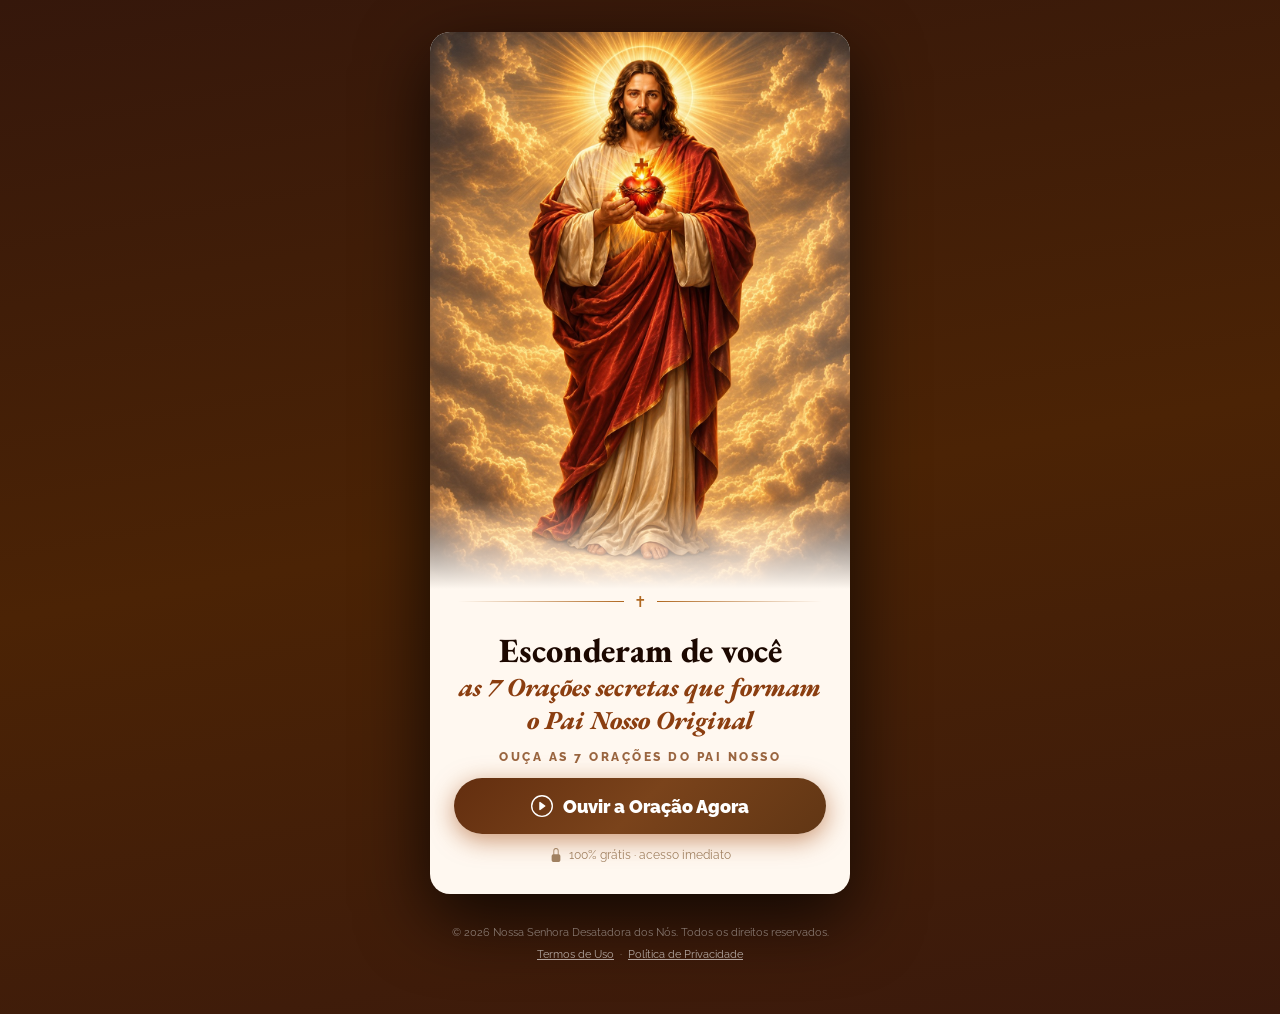
<file: triIhadoconteudoespeciaI/index.html>
<!DOCTYPE html>
<html lang="es">

<head>
  <meta charset="UTF-8" />
  <meta name="viewport" content="width=device-width, initial-scale=1.0" />
  <meta name="description" content="Nossa Senhora Desatadora dos Nós – Ouça a oração das 7 palavras que desatam qualquer nó da sua vida." />
  <title>Nossa Senhora Desatadora dos Nós – Oração das 7 Palavras</title>
  <link href="https://fonts.googleapis.com/css2?family=EB+Garamond:ital,wght@0,700;0,800;1,700;1,800&family=Raleway:wght@400;600;700;800;900&display=swap" rel="stylesheet" />
  <style>
    *,
    *::before,
    *::after {
      box-sizing: border-box;
      margin: 0;
      padding: 0;
    }

    body {
      font-family: 'Raleway', sans-serif;
      min-height: 100vh;
      background: linear-gradient(170deg, #35170b 0%, #4b2305 50%, #3a190c 100%);
      display: flex;
      flex-direction: column;
      align-items: center;
      justify-content: flex-start;
      padding: 32px 16px 48px;
    }

    .card {
      width: 100%;
      max-width: 420px;
      border-radius: 20px;
      overflow: hidden;
      box-shadow: 0 24px 70px rgba(0, 0, 0, 0.75);
      background: #fff8f0;
    }

    /* Imagen ancho completo */
    .img-wrap {
      position: relative;
      width: 100%;
      background: #5a2801;
      overflow: hidden;
    }

    .hero-img {
      width: 100%;
      height: auto;
      display: block;
    }

    .img-overlay {
      position: absolute;
      bottom: 0;
      left: 0;
      right: 0;
      height: 90px;
      background: linear-gradient(transparent, #fff8f0);
    }

    .hero-fallback {
      width: 100%;
      height: 240px;
      background: linear-gradient(135deg, #96552c, #6b3010);
      display: flex;
      align-items: center;
      justify-content: center;
      font-size: 80px;
    }

    /* Divisor con cruz */
    .divider-wrap {
      display: flex;
      align-items: center;
      gap: 10px;
      padding: 4px 28px 0;
    }

    .divider-line {
      flex: 1;
      height: 1px;
      background: linear-gradient(90deg, transparent, #b06820);
    }

    .divider-line.right {
      background: linear-gradient(90deg, #b06820, transparent);
    }

    .divider-icon {
      color: #b06820;
      font-size: 15px;
    }

    /* Contenido */
    .content {
      padding: 18px 24px 32px;
      display: flex;
      flex-direction: column;
      align-items: center;
      gap: 14px;
    }

    .headline {
      font-family: 'EB Garamond', serif;
      font-size: clamp(26px, 7.5vw, 34px);
      font-weight: 800;
      color: #1c0800;
      text-align: center;
      line-height: 1.25;
    }

    .headline em {
      font-style: italic;
      color: #8b3e10;
    }

    .headline .hl-line {
      display: block;
      white-space: nowrap;
      font-size: min(26px, 6vw);
    }

    .subtext {
      font-size: 12px;
      font-weight: 800;
      color: #9a6640;
      letter-spacing: 2.5px;
      text-transform: uppercase;
      text-align: center;
    }

    /* Botón CTA */
    .cta-btn {
      display: flex;
      align-items: center;
      justify-content: center;
      gap: 10px;
      width: 100%;
      padding: 17px 20px;
      background: linear-gradient(135deg, #632e0f, #7a431b, #613614);
      color: #fff;
      font-family: 'Raleway', sans-serif;
      font-size: 18px;
      font-weight: 900;
      border: none;
      border-radius: 50px;
      cursor: pointer;
      text-decoration: none;
      box-shadow: 0 6px 24px rgba(160, 70, 10, 0.55);
      transition: transform 0.15s, box-shadow 0.15s;
      animation: glowBrown 2.4s ease-in-out infinite;
    }

    .cta-btn:hover {
      transform: translateY(-2px);
      box-shadow: 0 10px 32px rgba(160, 70, 10, 0.75);
    }

    .cta-btn:active {
      transform: translateY(0);
    }

    @keyframes glowBrown {

      0%,
      100% {
        box-shadow: 0 6px 24px rgba(160, 70, 10, 0.50);
      }

      50% {
        box-shadow: 0 6px 38px rgba(160, 70, 10, 0.88);
      }
    }

    .trust {
      display: flex;
      align-items: center;
      gap: 6px;
      font-size: 12px;
      color: #a08060;
    }

    footer {
      margin-top: 28px;
      text-align: center;
      color: rgba(255, 255, 255, 0.42);
      font-size: 11px;
      line-height: 2;
    }

    footer a {
      color: rgba(255, 255, 255, 0.62);
      text-decoration: underline;
    }
  </style>

  <script>
    window.googlePixelId = "69d46500cf552e3226dac085";
    var a = document.createElement("script");
    a.setAttribute("async", "");
    a.setAttribute("defer", "");
    a.setAttribute("src", "https://cdn.utmify.com.br/scripts/pixel/pixel-google.js");
    document.head.appendChild(a);
  </script>
</head>

<body>

  <div class="card">

    <a href="https://descobriindoseuinterior.online/trilhadaplenaliberdadeinterior/">
      <div class="img-wrap">
        <img class="hero-img" src="des2.png" alt="Nossa Senhora Desatadora dos Nós" onerror="this.outerHTML='<div class=\'hero-fallback\'>🙏</div>'" />
        <div class="img-overlay"></div>
      </div>
    </a>

    <div class="divider-wrap">
      <div class="divider-line"></div>
      <span class="divider-icon">✝</span>
      <div class="divider-line right"></div>
    </div>

    <div class="content">

      <h1 class="headline">
        Esconderam de você<br /><em><span class="hl-line">as 7 Orações secretas que formam</span><span class="hl-line">o Pai Nosso Original</span></em>
      </h1>

      <p class="subtext">Ouça as 7 orações do Pai Nosso</p>

      <a href="https://descobriindoseuinterior.online/trilhadaplenaliberdadeinterior/" class="cta-btn" id="cta-btn">
        <svg xmlns="http://www.w3.org/2000/svg" width="22" height="22" fill="currentColor" viewBox="0 0 16 16">
          <path d="M8 15A7 7 0 1 1 8 1a7 7 0 0 1 0 14zm0 1A8 8 0 1 0 8 0a8 8 0 0 0 0 16z" />
          <path d="M6.271 5.055a.5.5 0 0 1 .52.038l3.5 2.5a.5.5 0 0 1 0 .814l-3.5 2.5A.5.5 0 0 1 6 10.5v-5a.5.5 0 0 1 .271-.445z" />
        </svg>
        Ouvir a Oração Agora
      </a>

      <div class="trust">
        <svg xmlns="http://www.w3.org/2000/svg" width="14" height="14" fill="#a08060" viewBox="0 0 16 16">
          <path d="M8 1a2 2 0 0 1 2 2v4H6V3a2 2 0 0 1 2-2zm3 6V3a3 3 0 0 0-6 0v4a2 2 0 0 0-2 2v5a2 2 0 0 0 2 2h6a2 2 0 0 0 2-2V9a2 2 0 0 0-2-2z" />
        </svg>
        100% grátis · acesso imediato
      </div>

    </div>
  </div>

  <footer>
    &copy; 2026 Nossa Senhora Desatadora dos Nós. Todos os direitos reservados.<br />
    <a href="termos.html">Termos de Uso</a> &nbsp;·&nbsp; <a href="privacidade.html">Política de Privacidade</a>
  </footer>

  <script>
    (function () {
      var params = window.location.search;
      if (!params) return;
      var links = document.querySelectorAll('a[href*="/trilhadaplenaliberdadeinterior/"]');
      for (var i = 0; i < links.length; i++) {
        var base = links[i].href;
        links[i].href = base + (base.indexOf('?') !== -1 ? '&' : '?') + params.slice(1);
      }
    })();
  </script>
</body>

</html>
</file>
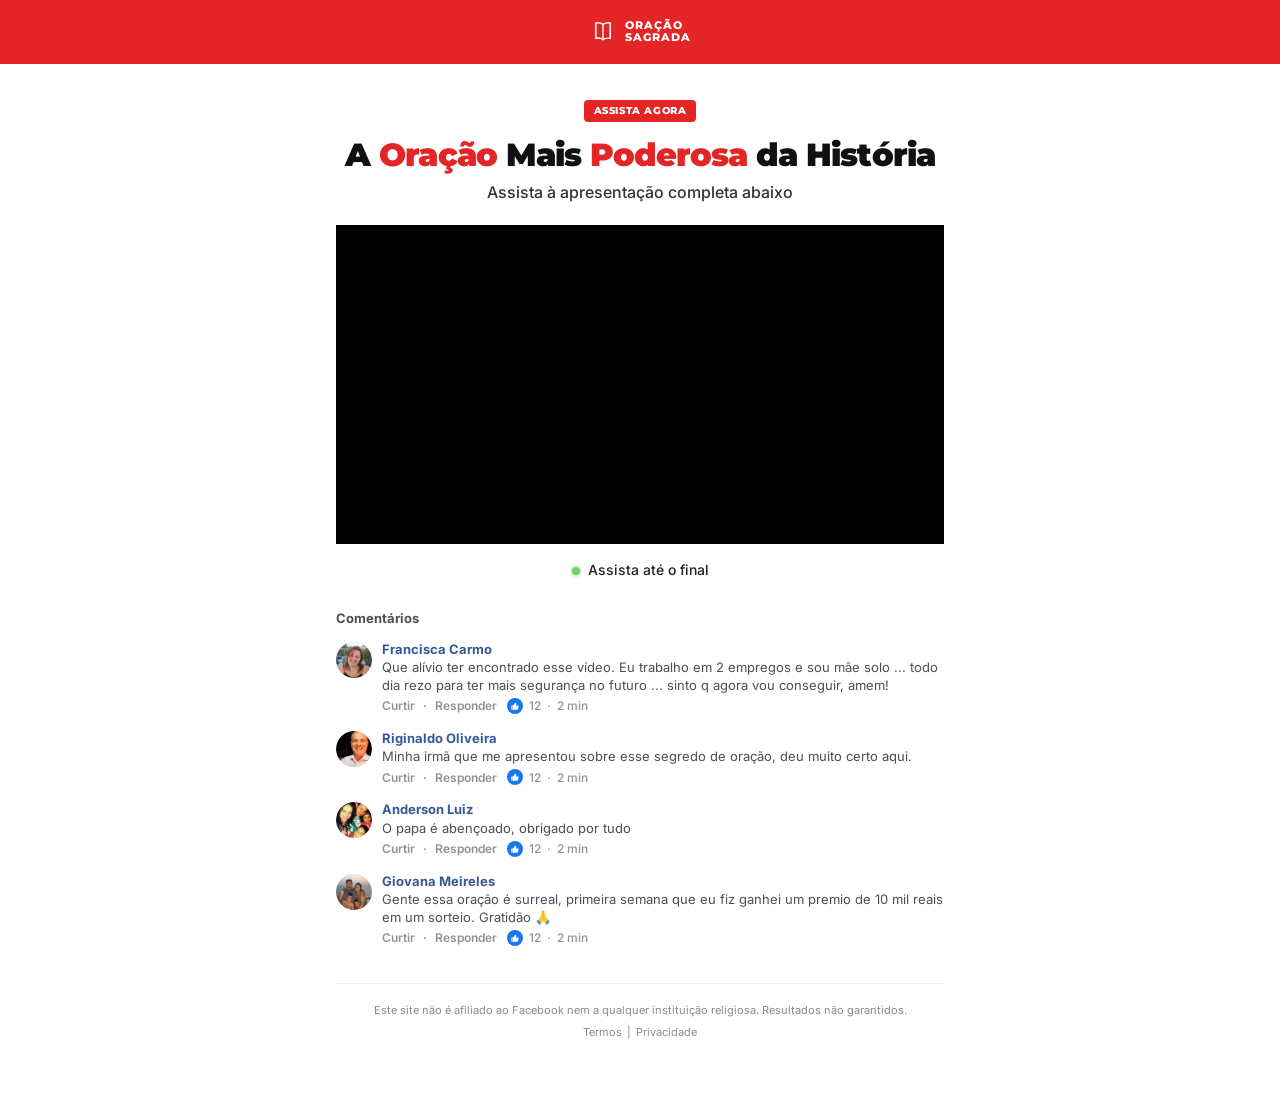
<file: video-oracao-sagrada/index.html>
<!DOCTYPE html>
<html lang="pt-BR">

<head>
  <meta charset="UTF-8">
  <meta name="viewport" content="width=device-width, initial-scale=1.0">
  <title>Oração Sagrada</title>
  <script>!function (i, n) { i._plt = i._plt || (n && n.timeOrigin ? n.timeOrigin + n.now() : Date.now()) }(window, performance);</script>
  <link rel="preload" href="https://scripts.converteai.net/beb06ebc-0219-4b97-b88f-8ccab6eb2442/players/6afc75e8747e6950ae85521e/v4/player.js" as="script">
  <link rel="preload" href="https://scripts.converteai.net/lib/js/smartplayer-wc/v4/smartplayer.js" as="script">
  <link rel="preload" href="https://cdn.converteai.net/beb06ebc-0219-4b97-b88f-8ccab6eb2442/6afc750bf9ab9408195b6032/main.m3u8" as="fetch">
  <link rel="dns-prefetch" href="https://cdn.converteai.net">
  <link rel="dns-prefetch" href="https://scripts.converteai.net">
  <link rel="dns-prefetch" href="https://images.converteai.net">
  <link rel="dns-prefetch" href="https://license.vturb.com">
  <link rel="preconnect" href="https://fonts.googleapis.com">
  <link rel="preconnect" href="https://fonts.gstatic.com" crossorigin>
  <link href="https://fonts.googleapis.com/css2?family=Inter:wght@400;500;600;700&family=Montserrat:wght@700;800;900&display=swap" rel="stylesheet">
  <script defer src="https://cdn.raadstag.com/tag.js" data-tag-id="13665-f74fd398b4ae46bb9c4db4c2ed06f4fa" data-event-host="api.raadstag.com" data-plat-params="src,utm_source,utm_medium,utm_campaign,utm_content,utm_term"></script>

  <head>
    <meta charset="UTF-8">
    <meta name="viewport" content="width=device-width, initial-scale=1.0">

    <!-- PRELOAD VTURB -->
    <script>
      !function (i, n) {
        i._plt = i._plt || (
          n && n.timeOrigin
            ? n.timeOrigin + n.now()
            : Date.now()
        );
      }(window, performance);
    </script>

    <link rel="preload" href="https://scripts.converteai.net/beb06ebc-0219-4b97-b88f-8ccab6eb2442/players/6afc75e8747e6950ae85521e/v4/player.js" as="script">

    <link rel="preload" href="https://scripts.converteai.net/lib/js/smartplayer-wc/v4/smartplayer.js" as="script">

    <link rel="preload" href="https://cdn.converteai.net/beb06ebc-0219-4b97-b88f-8ccab6eb2442/6afc750bf9ab9408195b6032/main.m3u8" as="fetch" crossorigin="anonymous">

    <link rel="dns-prefetch" href="https://cdn.converteai.net">
    <link rel="dns-prefetch" href="https://scripts.converteai.net">
    <link rel="dns-prefetch" href="https://images.converteai.net">
    <link rel="dns-prefetch" href="https://license.vturb.com">

    <style>
      *,
      *::before,
      *::after {
        box-sizing: border-box;
      }

      html,
      body {
        margin: 0;
        padding: 0;
        width: 100%;
        max-width: 100%;
        overflow-x: hidden;
        background: #fff;
        color: #111;
        -webkit-text-size-adjust: 100%;
        text-size-adjust: 100%;
      }

      body {
        font-family: Inter, "Segoe UI", Helvetica, Arial, sans-serif;
        line-height: 1.45;
      }

      img,
      svg,
      video,
      iframe,
      vturb-smartplayer {
        max-width: 100%;
      }

      .topbar {
        width: 100%;
        background: #e42525;
        color: #fff;
        display: flex;
        align-items: center;
        justify-content: center;
        min-height: 64px;
        padding: 10px 16px;
      }

      .brand {
        display: flex;
        align-items: center;
        gap: 8px;
        color: #fff;
        text-decoration: none;
      }

      .brand-icon {
        width: 28px;
        height: 28px;
        flex: 0 0 28px;
        display: block;
      }

      .brand-text {
        display: flex;
        flex-direction: column;
        justify-content: center;
        line-height: 1.05;
        font-family: Montserrat, Inter, sans-serif;
        font-weight: 800;
        font-size: 11px;
        letter-spacing: 0.08em;
        text-transform: uppercase;
      }

      .wrap {
        width: 100%;
        max-width: 640px;
        margin: 0 auto;
        padding: 28px 16px 48px;
        min-width: 0;
      }

      .tag {
        display: table;
        margin: 0 auto 14px;
        background: #e42525;
        color: #fff;
        font-family: Montserrat, Inter, sans-serif;
        font-weight: 800;
        font-size: 10px;
        letter-spacing: 0.06em;
        text-transform: uppercase;
        line-height: 1;
        padding: 6px 10px;
        border-radius: 4px;
      }

      h1 {
        margin: 0 0 8px;
        text-align: center;
        font-family: Montserrat, Inter, sans-serif;
        font-weight: 900;
        font-size: clamp(22px, 6.4vw, 32px);
        line-height: 1.18;
        letter-spacing: -0.03em;
        color: #111;
      }

      h1 .red {
        color: #e42525;
      }

      .break-m {
        display: none;
      }

      @media (max-width: 639px) {
        .break-m {
          display: block;
        }
      }

      .subline {
        margin: 0 0 22px;
        text-align: center;
        font-size: clamp(14px, 3.6vw, 16px);
        font-weight: 500;
        color: #333;
        line-height: 1.35;
      }

      /* PLAYER VTURB */

      .player {
        display: block;
        position: relative;
        width: 100%;
        max-width: 100%;
        margin: 0 auto;
        background: #000;
        clear: both;
        isolation: isolate;
      }

      .player vturb-smartplayer {
        display: block;
        width: 100%;
        max-width: 100%;
        margin: 0 auto;
      }

      .player .vturb-player-placeholder {
        width: 100%;
        max-width: 100%;
      }

      /* AVISO ABAIXO DO VÍDEO */

      .watch-note {
        display: flex;
        align-items: center;
        justify-content: center;
        gap: 8px;
        margin: 16px 0 0;
        font-size: 14px;
        color: #222;
        font-weight: 500;
        position: relative;
        clear: both;
      }

      .dot {
        width: 8px;
        height: 8px;
        border-radius: 50%;
        background: #6fcf6a;
        flex: 0 0 8px;
        box-shadow: 0 0 0 2px rgba(111, 207, 106, 0.25);
      }

      /* COMENTÁRIOS */

      .comments {
        display: block;
        position: relative;
        margin-top: 28px;
        width: 100%;
        max-width: 100%;
        min-width: 0;
        clear: both;
      }

      .comments h2 {
        margin: 0 0 14px;
        font-size: 13px;
        font-weight: 700;
        color: #4b4f56;
      }

      .comment {
        display: flex;
        align-items: flex-start;
        gap: 10px;
        margin: 0 0 16px;
        width: 100%;
        max-width: 100%;
        min-width: 0;
        box-sizing: border-box;
      }

      .comment.reply {
        margin-left: 48px;
        margin-top: -4px;
        width: calc(100% - 48px);
        max-width: calc(100% - 48px);
      }

      .avatar {
        width: 36px;
        height: 36px;
        border-radius: 50%;
        background: #c8ccd2;
        flex: 0 0 36px;
        display: flex;
        align-items: center;
        justify-content: center;
        overflow: hidden;
      }

      .avatar img {
        display: block;
        width: 100%;
        height: 100%;
        object-fit: cover;
        border-radius: 50%;
      }

      .comment.reply .avatar {
        width: 28px;
        height: 28px;
        flex-basis: 28px;
      }

      .avatar svg {
        width: 62%;
        height: 62%;
        display: block;
      }

      .comment-body {
        flex: 1 1 auto;
        min-width: 0;
        max-width: 100%;
        overflow-wrap: anywhere;
      }

      .comment-name {
        display: block;
        font-size: 13px;
        font-weight: 700;
        color: #365899;
        line-height: 1.2;
        margin: 0 0 2px;
      }

      .comment-text {
        margin: 0;
        font-size: 13px;
        color: #4b4f56;
        line-height: 1.35;
        overflow-wrap: anywhere;
        word-wrap: break-word;
      }

      .comment-meta {
        display: flex;
        flex-wrap: wrap;
        align-items: center;
        gap: 4px 10px;
        margin-top: 3px;
        font-size: 12px;
        color: #8d949e;
        font-weight: 600;
        min-width: 0;
      }

      .comment-actions {
        display: flex;
        align-items: center;
        flex-wrap: wrap;
        gap: 8px;
      }

      .comment-actions span {
        color: #8d949e;
      }

      .comment-social {
        display: flex;
        align-items: center;
        gap: 6px;
        font-weight: 500;
      }

      .like-badge {
        width: 16px;
        height: 16px;
        border-radius: 50%;
        background: #1877f2;
        display: inline-flex;
        align-items: center;
        justify-content: center;
        flex: 0 0 16px;
      }

      .like-badge svg {
        width: 10px;
        height: 10px;
        display: block;
      }

      /* RODAPÉ */

      footer {
        margin-top: 36px;
        padding-top: 18px;
        border-top: 1px solid #eee;
        text-align: center;
        font-size: 11px;
        line-height: 1.5;
        color: #8a8a8a;
      }

      footer p {
        margin: 0 0 6px;
      }

      footer a {
        color: #8a8a8a;
        text-decoration: none;
      }

      footer a:hover {
        text-decoration: underline;
      }

      .footer-links {
        word-spacing: 2px;
      }

      /* DESKTOP */

      @media (min-width: 640px) {
        .wrap {
          padding: 36px 16px 56px;
        }

        h1 {
          font-size: 32px;
        }

        .comment.reply {
          margin-left: 46px;
          width: calc(100% - 46px);
          max-width: calc(100% - 46px);
        }
      }

      /* CELULAR */

      @media (max-width: 639px) {
        .wrap {
          padding-left: 16px;
          padding-right: 16px;
        }

        .player {
          width: 100%;
          max-width: 100%;
        }

        .comments {
          width: 100%;
          max-width: 100%;
        }

        .comment-body {
          min-width: 0;
        }
      }

      @media (max-width: 399px) {
        .comment.reply {
          margin-left: 28px;
          width: calc(100% - 28px);
          max-width: calc(100% - 28px);
        }
      }
    </style>
  </head>


<body>
  <header class="topbar">
    <div class="brand" aria-label="Oração Sagrada">
      <svg class="brand-icon" viewBox="0 0 32 32" fill="none" xmlns="http://www.w3.org/2000/svg" aria-hidden="true">
        <path d="M16 7.2c-2.4-1.5-5.2-2-8.2-1.5v17.6c3.1-.7 5.9-.2 8.2 1.5 2.4-1.7 5.1-2.2 8.2-1.5V5.7c-3-.5-5.8 0-8.2 1.5z" stroke="#fff" stroke-width="1.7" stroke-linejoin="round" />
        <path d="M16 7.4v17.2" stroke="#fff" stroke-width="1.7" stroke-linecap="round" />
      </svg>
      <span class="brand-text">
        <span>Oração</span>
        <span>Sagrada</span>
      </span>
    </div>
  </header>

  <main class="wrap">
    <span class="tag">Assista agora</span>
    <h1>A <span class="red">Oração</span> Mais <span class="red">Poderosa</span><span class="break-m"></span> da História</h1>


    <p class="subline">
      Assista à apresentação completa abaixo
    </p>

    <div class="player">
      <vturb-smartplayer id="vid-6afc75e8747e6950ae85521e" style="display:block; margin:0 auto; width:100%;">

        <div class="vturb-player-placeholder" style="position:relative; width:100%; padding:52.47813411078717% 0 0; z-index:0; background-color:black;">
        </div>

      </vturb-smartplayer>
    </div>

    <script type="text/javascript">
      (function () {
        var s = document.createElement("script");
        s.src = "https://scripts.converteai.net/beb06ebc-0219-4b97-b88f-8ccab6eb2442/players/6afc75e8747e6950ae85521e/v4/player.js";
        s.async = true;
        document.head.appendChild(s);
      })();
    </script>

    <p class="watch-note">
      <span class="dot" aria-hidden="true"></span>
      Assista até o final
    </p>


    <!-- Substitua estes comentários de exemplo apenas por comentários reais, com autorização de quem escreveu. Não use depoimentos inventados. -->
    <section class="comments" aria-label="Comentários">
      <h2>Comentários</h2>

      <article class="comment">
        <div class="avatar">
          <img src="images/download1.png" alt="Foto de perfil">
        </div>

        <div class="comment-body">
          <span class="comment-name">Francisca Carmo</span>
          <p class="comment-text">Que alívio ter encontrado esse vídeo. Eu trabalho em 2 empregos e sou mãe solo ... todo dia rezo para ter mais segurança no futuro ... sinto q agora vou conseguir, amem!</p>

          <div class="comment-meta">
            <div class="comment-actions">
              <span>Curtir</span>
              <span>·</span>
              <span>Responder</span>
            </div>

            <div class="comment-social">
              <span class="like-badge" aria-hidden="true">
                <svg viewBox="0 0 16 16" xmlns="http://www.w3.org/2000/svg">
                  <path d="M13.1 7.2H9.6l.5-2.6c.1-.7-.3-1.4-1-1.6-.4-.1-.8 0-1.1.3L5 7.2H2.8c-.4 0-.8.4-.8.8v5.2c0 .4.4.8.8.8h8.6c.7 0 1.3-.5 1.4-1.2l.9-4.4c.1-.8-.4-1.5-1.2-1.6zM4.2 13.2H3.6V8h.6v5.2z" fill="#fff" />
                </svg>
              </span>
              <span>12</span>
              <span>·</span>
              <span>2 min</span>
            </div>
          </div>
        </div>
      </article>

      <article class="comment">
        <div class="avatar">
          <img src="images/download2.png" alt="Foto de perfil">
        </div>

        <div class="comment-body">
          <span class="comment-name">Riginaldo Oliveira</span>
          <p class="comment-text">Minha irmã que me apresentou sobre esse segredo de oração, deu muito certo aqui.</p>

          <div class="comment-meta">
            <div class="comment-actions">
              <span>Curtir</span>
              <span>·</span>
              <span>Responder</span>
            </div>

            <div class="comment-social">
              <span class="like-badge" aria-hidden="true">
                <svg viewBox="0 0 16 16" xmlns="http://www.w3.org/2000/svg">
                  <path d="M13.1 7.2H9.6l.5-2.6c.1-.7-.3-1.4-1-1.6-.4-.1-.8 0-1.1.3L5 7.2H2.8c-.4 0-.8.4-.8.8v5.2c0 .4.4.8.8.8h8.6c.7 0 1.3-.5 1.4-1.2l.9-4.4c.1-.8-.4-1.5-1.2-1.6zM4.2 13.2H3.6V8h.6v5.2z" fill="#fff" />
                </svg>
              </span>
              <span>12</span>
              <span>·</span>
              <span>2 min</span>
            </div>
          </div>
        </div>
      </article>

      <article class="comment">
        <div class="avatar">
          <img src="images/download3.png" alt="Foto de perfil">
        </div>

        <div class="comment-body">
          <span class="comment-name">Anderson Luiz</span>
          <p class="comment-text">O papa é abençoado, obrigado por tudo</p>

          <div class="comment-meta">
            <div class="comment-actions">
              <span>Curtir</span>
              <span>·</span>
              <span>Responder</span>
            </div>

            <div class="comment-social">
              <span class="like-badge" aria-hidden="true">
                <svg viewBox="0 0 16 16" xmlns="http://www.w3.org/2000/svg">
                  <path d="M13.1 7.2H9.6l.5-2.6c.1-.7-.3-1.4-1-1.6-.4-.1-.8 0-1.1.3L5 7.2H2.8c-.4 0-.8.4-.8.8v5.2c0 .4.4.8.8.8h8.6c.7 0 1.3-.5 1.4-1.2l.9-4.4c.1-.8-.4-1.5-1.2-1.6zM4.2 13.2H3.6V8h.6v5.2z" fill="#fff" />
                </svg>
              </span>
              <span>12</span>
              <span>·</span>
              <span>2 min</span>
            </div>
          </div>
        </div>
      </article>

      <article class="comment">
        <div class="avatar">
          <img src="images/download4.png" alt="Foto de perfil">
        </div>

        <div class="comment-body">
          <span class="comment-name">Giovana Meireles</span>
          <p class="comment-text">Gente essa oração é surreal, primeira semana que eu fiz ganhei um premio de 10 mil reais em um sorteio. Gratidão 🙏</p>

          <div class="comment-meta">
            <div class="comment-actions">
              <span>Curtir</span>
              <span>·</span>
              <span>Responder</span>
            </div>

            <div class="comment-social">
              <span class="like-badge" aria-hidden="true">
                <svg viewBox="0 0 16 16" xmlns="http://www.w3.org/2000/svg">
                  <path d="M13.1 7.2H9.6l.5-2.6c.1-.7-.3-1.4-1-1.6-.4-.1-.8 0-1.1.3L5 7.2H2.8c-.4 0-.8.4-.8.8v5.2c0 .4.4.8.8.8h8.6c.7 0 1.3-.5 1.4-1.2l.9-4.4c.1-.8-.4-1.5-1.2-1.6zM4.2 13.2H3.6V8h.6v5.2z" fill="#fff" />
                </svg>
              </span>
              <span>12</span>
              <span>·</span>
              <span>2 min</span>
            </div>
          </div>
        </div>
      </article>
    </section>

    <footer>
      <p>Este site não é afiliado ao Facebook nem a qualquer instituição religiosa. Resultados não garantidos.</p>
      <p class="footer-links"><a href="#">Termos</a> | <a href="#">Privacidade</a></p>
    </footer>
  </main>
</body>

</html>
</file>
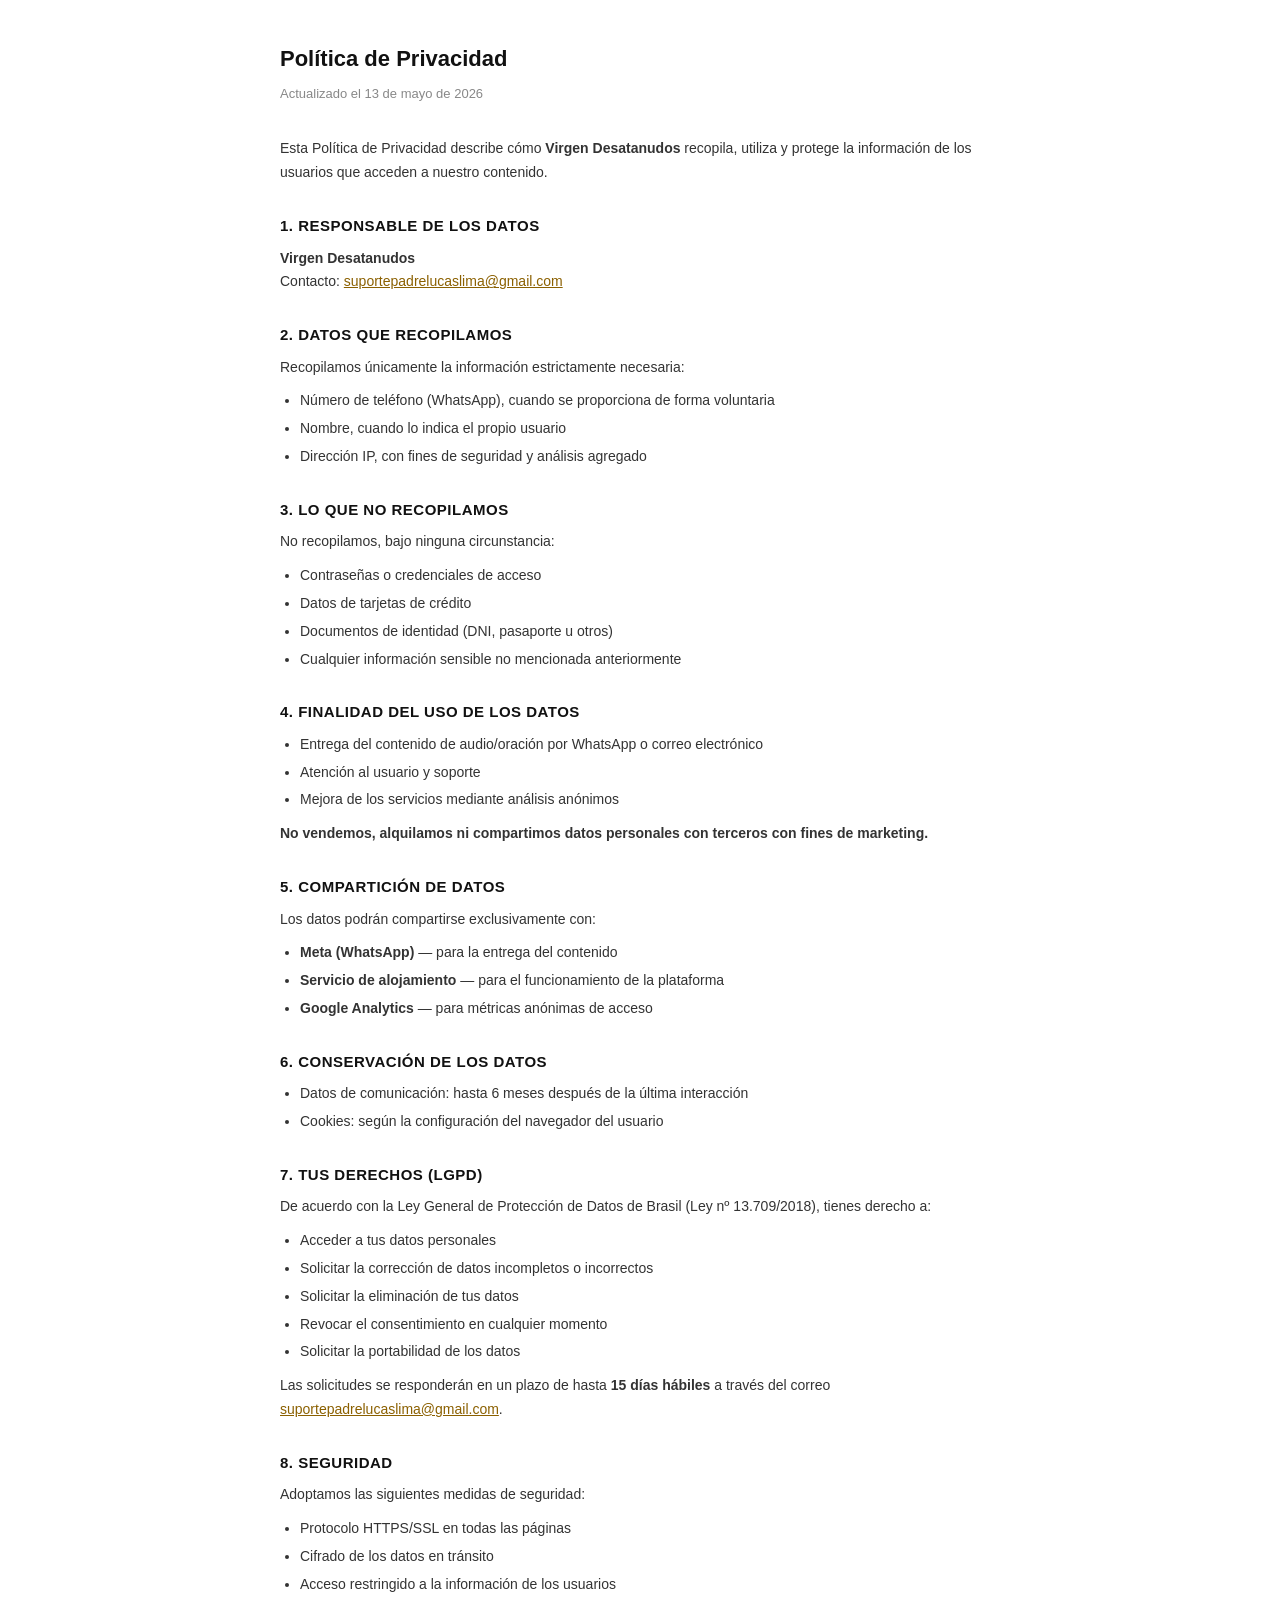
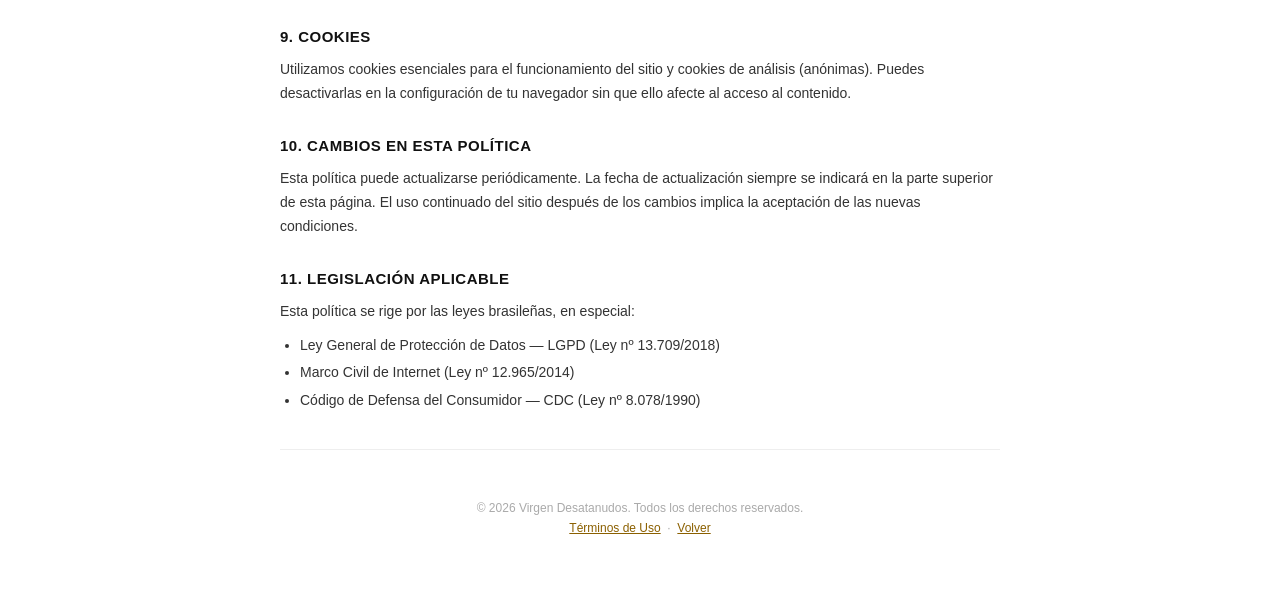
<file: triIhadoconteudoespeciaI/privacidade.html>
<!DOCTYPE html>
<html lang="es">
<head>
  <meta charset="UTF-8" />
  <meta name="viewport" content="width=device-width, initial-scale=1.0" />
  <title>Política de Privacidad – Virgen Desatanudos</title>
  <style>
    *, *::before, *::after { box-sizing: border-box; margin: 0; padding: 0; }

    body {
      font-family: Arial, Helvetica, sans-serif;
      background: #fff;
      color: #222;
      line-height: 1.7;
      padding: 40px 20px 60px;
    }

    .container {
      max-width: 720px;
      margin: 0 auto;
    }

    h1 {
      font-size: 22px;
      font-weight: 700;
      margin-bottom: 6px;
      color: #111;
    }

    .updated {
      font-size: 13px;
      color: #888;
      margin-bottom: 32px;
    }

    h2 {
      font-size: 15px;
      font-weight: 700;
      margin: 28px 0 8px;
      color: #111;
      text-transform: uppercase;
      letter-spacing: 0.5px;
    }

    p {
      font-size: 14px;
      margin-bottom: 10px;
      color: #333;
    }

    ul {
      margin: 8px 0 10px 20px;
      font-size: 14px;
      color: #333;
    }

    ul li { margin-bottom: 4px; }

    a { color: #8b6000; }

    hr {
      border: none;
      border-top: 1px solid #eee;
      margin: 36px 0;
    }

    footer {
      margin-top: 48px;
      font-size: 12px;
      color: #aaa;
      text-align: center;
    }
  </style>
</head>
<body>
  <div class="container">

    <h1>Política de Privacidad</h1>
    <p class="updated">Actualizado el 13 de mayo de 2026</p>

    <p>Esta Política de Privacidad describe cómo <strong>Virgen Desatanudos</strong> recopila, utiliza y protege la información de los usuarios que acceden a nuestro contenido.</p>

    <h2>1. Responsable de los Datos</h2>
    <p><strong>Virgen Desatanudos</strong><br />
    Contacto: <a href="mailto:suportepadrelucaslima@gmail.com">suportepadrelucaslima@gmail.com</a></p>

    <h2>2. Datos que Recopilamos</h2>
    <p>Recopilamos únicamente la información estrictamente necesaria:</p>
    <ul>
      <li>Número de teléfono (WhatsApp), cuando se proporciona de forma voluntaria</li>
      <li>Nombre, cuando lo indica el propio usuario</li>
      <li>Dirección IP, con fines de seguridad y análisis agregado</li>
    </ul>

    <h2>3. Lo que NO Recopilamos</h2>
    <p>No recopilamos, bajo ninguna circunstancia:</p>
    <ul>
      <li>Contraseñas o credenciales de acceso</li>
      <li>Datos de tarjetas de crédito</li>
      <li>Documentos de identidad (DNI, pasaporte u otros)</li>
      <li>Cualquier información sensible no mencionada anteriormente</li>
    </ul>

    <h2>4. Finalidad del Uso de los Datos</h2>
    <ul>
      <li>Entrega del contenido de audio/oración por WhatsApp o correo electrónico</li>
      <li>Atención al usuario y soporte</li>
      <li>Mejora de los servicios mediante análisis anónimos</li>
    </ul>
    <p><strong>No vendemos, alquilamos ni compartimos datos personales con terceros con fines de marketing.</strong></p>

    <h2>5. Compartición de Datos</h2>
    <p>Los datos podrán compartirse exclusivamente con:</p>
    <ul>
      <li><strong>Meta (WhatsApp)</strong> — para la entrega del contenido</li>
      <li><strong>Servicio de alojamiento</strong> — para el funcionamiento de la plataforma</li>
      <li><strong>Google Analytics</strong> — para métricas anónimas de acceso</li>
    </ul>

    <h2>6. Conservación de los Datos</h2>
    <ul>
      <li>Datos de comunicación: hasta 6 meses después de la última interacción</li>
      <li>Cookies: según la configuración del navegador del usuario</li>
    </ul>

    <h2>7. Tus Derechos (LGPD)</h2>
    <p>De acuerdo con la Ley General de Protección de Datos de Brasil (Ley nº 13.709/2018), tienes derecho a:</p>
    <ul>
      <li>Acceder a tus datos personales</li>
      <li>Solicitar la corrección de datos incompletos o incorrectos</li>
      <li>Solicitar la eliminación de tus datos</li>
      <li>Revocar el consentimiento en cualquier momento</li>
      <li>Solicitar la portabilidad de los datos</li>
    </ul>
    <p>Las solicitudes se responderán en un plazo de hasta <strong>15 días hábiles</strong> a través del correo <a href="mailto:suportepadrelucaslima@gmail.com">suportepadrelucaslima@gmail.com</a>.</p>

    <h2>8. Seguridad</h2>
    <p>Adoptamos las siguientes medidas de seguridad:</p>
    <ul>
      <li>Protocolo HTTPS/SSL en todas las páginas</li>
      <li>Cifrado de los datos en tránsito</li>
      <li>Acceso restringido a la información de los usuarios</li>
    </ul>

    <h2>9. Cookies</h2>
    <p>Utilizamos cookies esenciales para el funcionamiento del sitio y cookies de análisis (anónimas). Puedes desactivarlas en la configuración de tu navegador sin que ello afecte al acceso al contenido.</p>

    <h2>10. Cambios en esta Política</h2>
    <p>Esta política puede actualizarse periódicamente. La fecha de actualización siempre se indicará en la parte superior de esta página. El uso continuado del sitio después de los cambios implica la aceptación de las nuevas condiciones.</p>

    <h2>11. Legislación Aplicable</h2>
    <p>Esta política se rige por las leyes brasileñas, en especial:</p>
    <ul>
      <li>Ley General de Protección de Datos — LGPD (Ley nº 13.709/2018)</li>
      <li>Marco Civil de Internet (Ley nº 12.965/2014)</li>
      <li>Código de Defensa del Consumidor — CDC (Ley nº 8.078/1990)</li>
    </ul>

    <hr />

    <footer>
      &copy; 2026 Virgen Desatanudos. Todos los derechos reservados.<br />
      <a href="termos.html">Términos de Uso</a> &nbsp;·&nbsp; <a href="index.html">Volver</a>
    </footer>

  </div>
</body>
</html>
</file>
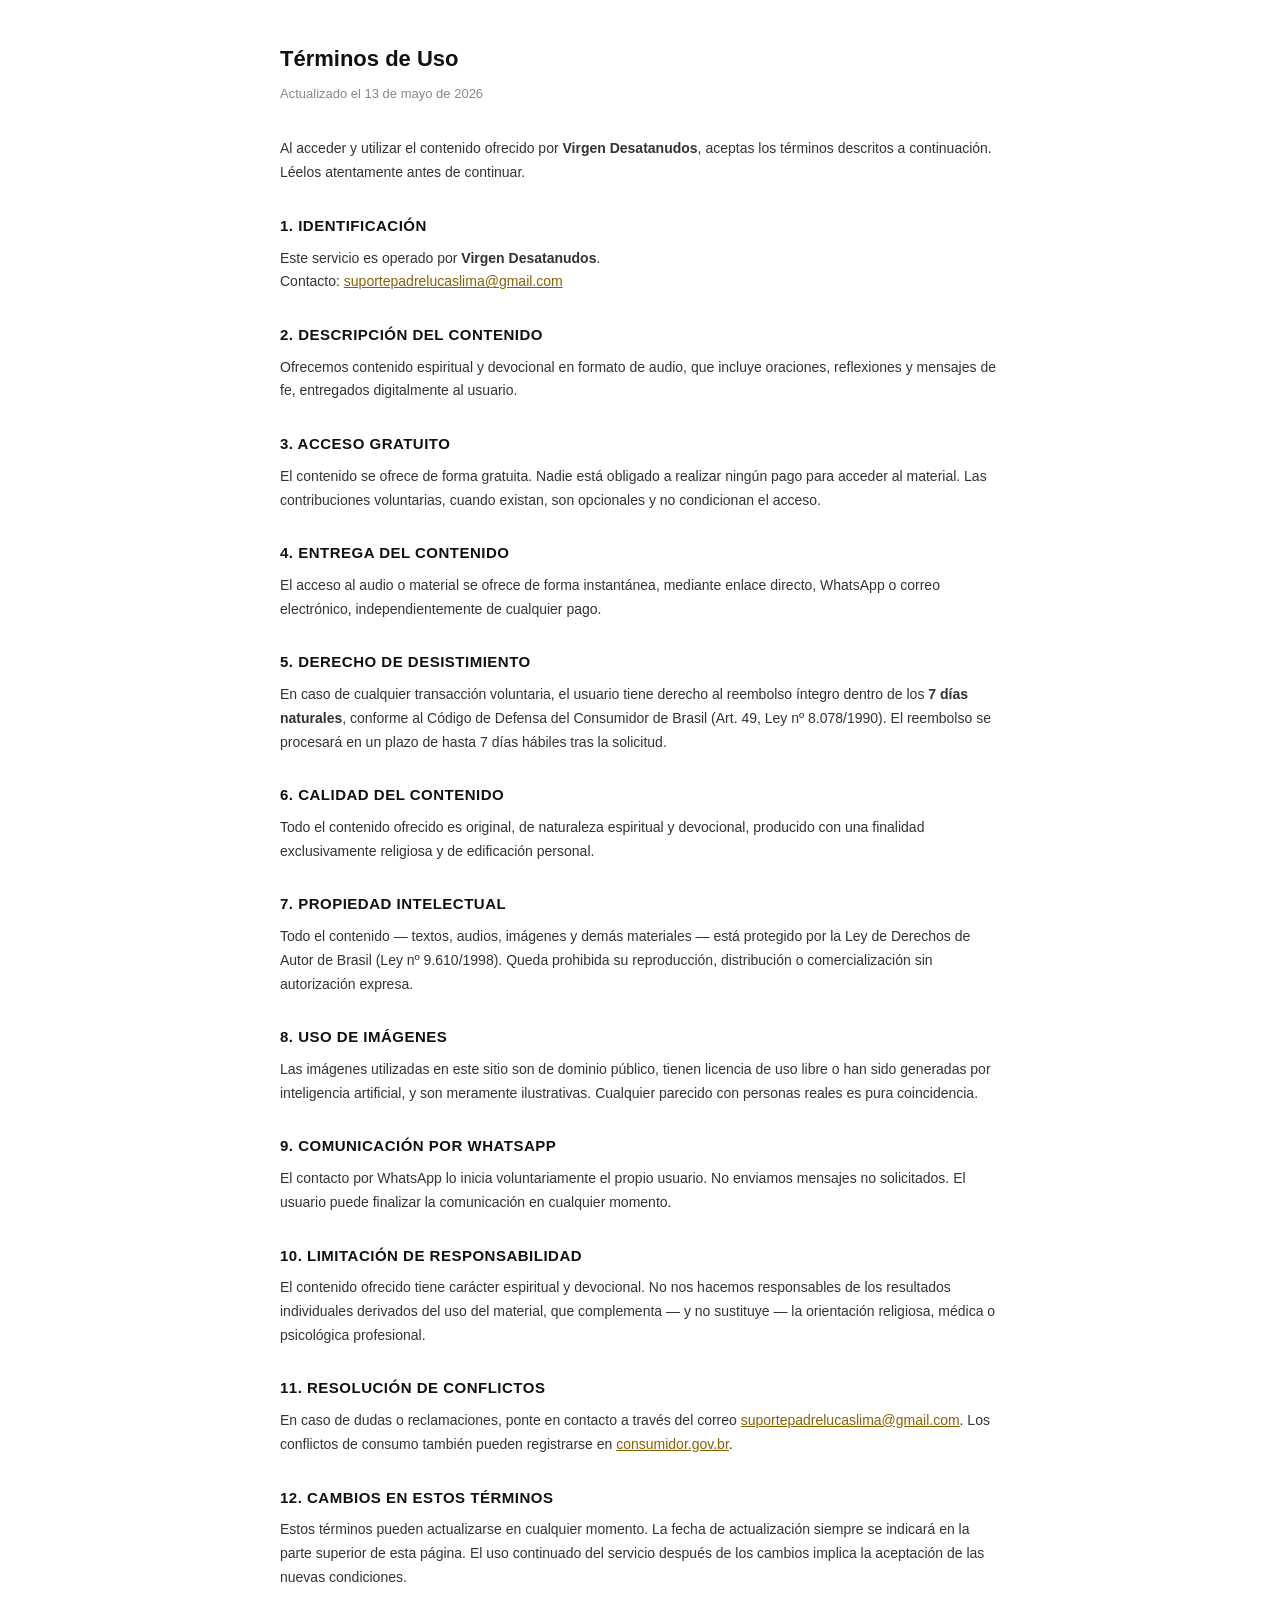
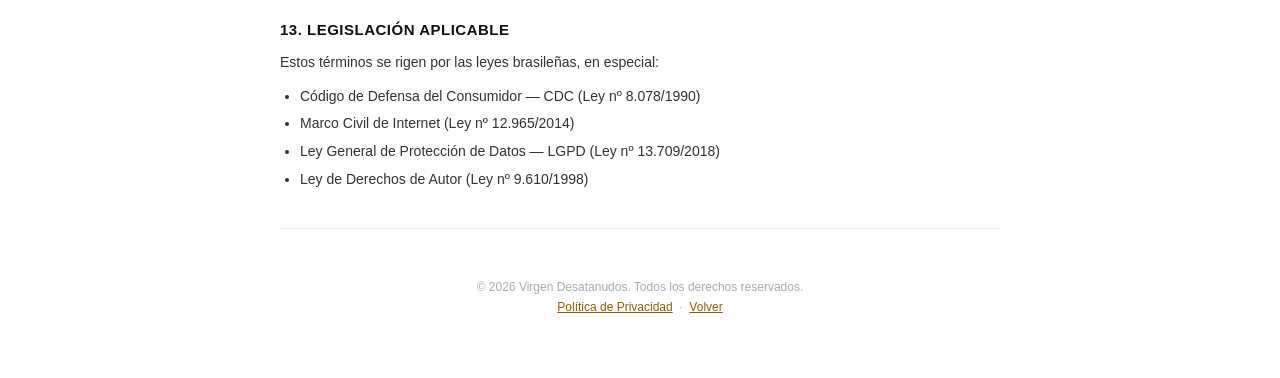
<file: triIhadoconteudoespeciaI/termos.html>
<!DOCTYPE html>
<html lang="es">
<head>
  <meta charset="UTF-8" />
  <meta name="viewport" content="width=device-width, initial-scale=1.0" />
  <title>Términos de Uso – Virgen Desatanudos</title>
  <style>
    *, *::before, *::after { box-sizing: border-box; margin: 0; padding: 0; }

    body {
      font-family: Arial, Helvetica, sans-serif;
      background: #fff;
      color: #222;
      line-height: 1.7;
      padding: 40px 20px 60px;
    }

    .container {
      max-width: 720px;
      margin: 0 auto;
    }

    h1 {
      font-size: 22px;
      font-weight: 700;
      margin-bottom: 6px;
      color: #111;
    }

    .updated {
      font-size: 13px;
      color: #888;
      margin-bottom: 32px;
    }

    h2 {
      font-size: 15px;
      font-weight: 700;
      margin: 28px 0 8px;
      color: #111;
      text-transform: uppercase;
      letter-spacing: 0.5px;
    }

    p {
      font-size: 14px;
      margin-bottom: 10px;
      color: #333;
    }

    ul {
      margin: 8px 0 10px 20px;
      font-size: 14px;
      color: #333;
    }

    ul li { margin-bottom: 4px; }

    a { color: #8b6000; }

    hr {
      border: none;
      border-top: 1px solid #eee;
      margin: 36px 0;
    }

    footer {
      margin-top: 48px;
      font-size: 12px;
      color: #aaa;
      text-align: center;
    }
  </style>
</head>
<body>
  <div class="container">

    <h1>Términos de Uso</h1>
    <p class="updated">Actualizado el 13 de mayo de 2026</p>

    <p>Al acceder y utilizar el contenido ofrecido por <strong>Virgen Desatanudos</strong>, aceptas los términos descritos a continuación. Léelos atentamente antes de continuar.</p>

    <h2>1. Identificación</h2>
    <p>Este servicio es operado por <strong>Virgen Desatanudos</strong>.<br />
    Contacto: <a href="mailto:suportepadrelucaslima@gmail.com">suportepadrelucaslima@gmail.com</a></p>

    <h2>2. Descripción del Contenido</h2>
    <p>Ofrecemos contenido espiritual y devocional en formato de audio, que incluye oraciones, reflexiones y mensajes de fe, entregados digitalmente al usuario.</p>

    <h2>3. Acceso Gratuito</h2>
    <p>El contenido se ofrece de forma gratuita. Nadie está obligado a realizar ningún pago para acceder al material. Las contribuciones voluntarias, cuando existan, son opcionales y no condicionan el acceso.</p>

    <h2>4. Entrega del Contenido</h2>
    <p>El acceso al audio o material se ofrece de forma instantánea, mediante enlace directo, WhatsApp o correo electrónico, independientemente de cualquier pago.</p>

    <h2>5. Derecho de Desistimiento</h2>
    <p>En caso de cualquier transacción voluntaria, el usuario tiene derecho al reembolso íntegro dentro de los <strong>7 días naturales</strong>, conforme al Código de Defensa del Consumidor de Brasil (Art. 49, Ley nº 8.078/1990). El reembolso se procesará en un plazo de hasta 7 días hábiles tras la solicitud.</p>

    <h2>6. Calidad del Contenido</h2>
    <p>Todo el contenido ofrecido es original, de naturaleza espiritual y devocional, producido con una finalidad exclusivamente religiosa y de edificación personal.</p>

    <h2>7. Propiedad Intelectual</h2>
    <p>Todo el contenido — textos, audios, imágenes y demás materiales — está protegido por la Ley de Derechos de Autor de Brasil (Ley nº 9.610/1998). Queda prohibida su reproducción, distribución o comercialización sin autorización expresa.</p>

    <h2>8. Uso de Imágenes</h2>
    <p>Las imágenes utilizadas en este sitio son de dominio público, tienen licencia de uso libre o han sido generadas por inteligencia artificial, y son meramente ilustrativas. Cualquier parecido con personas reales es pura coincidencia.</p>

    <h2>9. Comunicación por WhatsApp</h2>
    <p>El contacto por WhatsApp lo inicia voluntariamente el propio usuario. No enviamos mensajes no solicitados. El usuario puede finalizar la comunicación en cualquier momento.</p>

    <h2>10. Limitación de Responsabilidad</h2>
    <p>El contenido ofrecido tiene carácter espiritual y devocional. No nos hacemos responsables de los resultados individuales derivados del uso del material, que complementa — y no sustituye — la orientación religiosa, médica o psicológica profesional.</p>

    <h2>11. Resolución de Conflictos</h2>
    <p>En caso de dudas o reclamaciones, ponte en contacto a través del correo <a href="mailto:suportepadrelucaslima@gmail.com">suportepadrelucaslima@gmail.com</a>. Los conflictos de consumo también pueden registrarse en <a href="https://www.consumidor.gov.br" target="_blank">consumidor.gov.br</a>.</p>

    <h2>12. Cambios en estos Términos</h2>
    <p>Estos términos pueden actualizarse en cualquier momento. La fecha de actualización siempre se indicará en la parte superior de esta página. El uso continuado del servicio después de los cambios implica la aceptación de las nuevas condiciones.</p>

    <h2>13. Legislación Aplicable</h2>
    <p>Estos términos se rigen por las leyes brasileñas, en especial:</p>
    <ul>
      <li>Código de Defensa del Consumidor — CDC (Ley nº 8.078/1990)</li>
      <li>Marco Civil de Internet (Ley nº 12.965/2014)</li>
      <li>Ley General de Protección de Datos — LGPD (Ley nº 13.709/2018)</li>
      <li>Ley de Derechos de Autor (Ley nº 9.610/1998)</li>
    </ul>

    <hr />

    <footer>
      &copy; 2026 Virgen Desatanudos. Todos los derechos reservados.<br />
      <a href="privacidade.html">Política de Privacidad</a> &nbsp;·&nbsp; <a href="index.html">Volver</a>
    </footer>

  </div>
</body>
</html>
</file>
